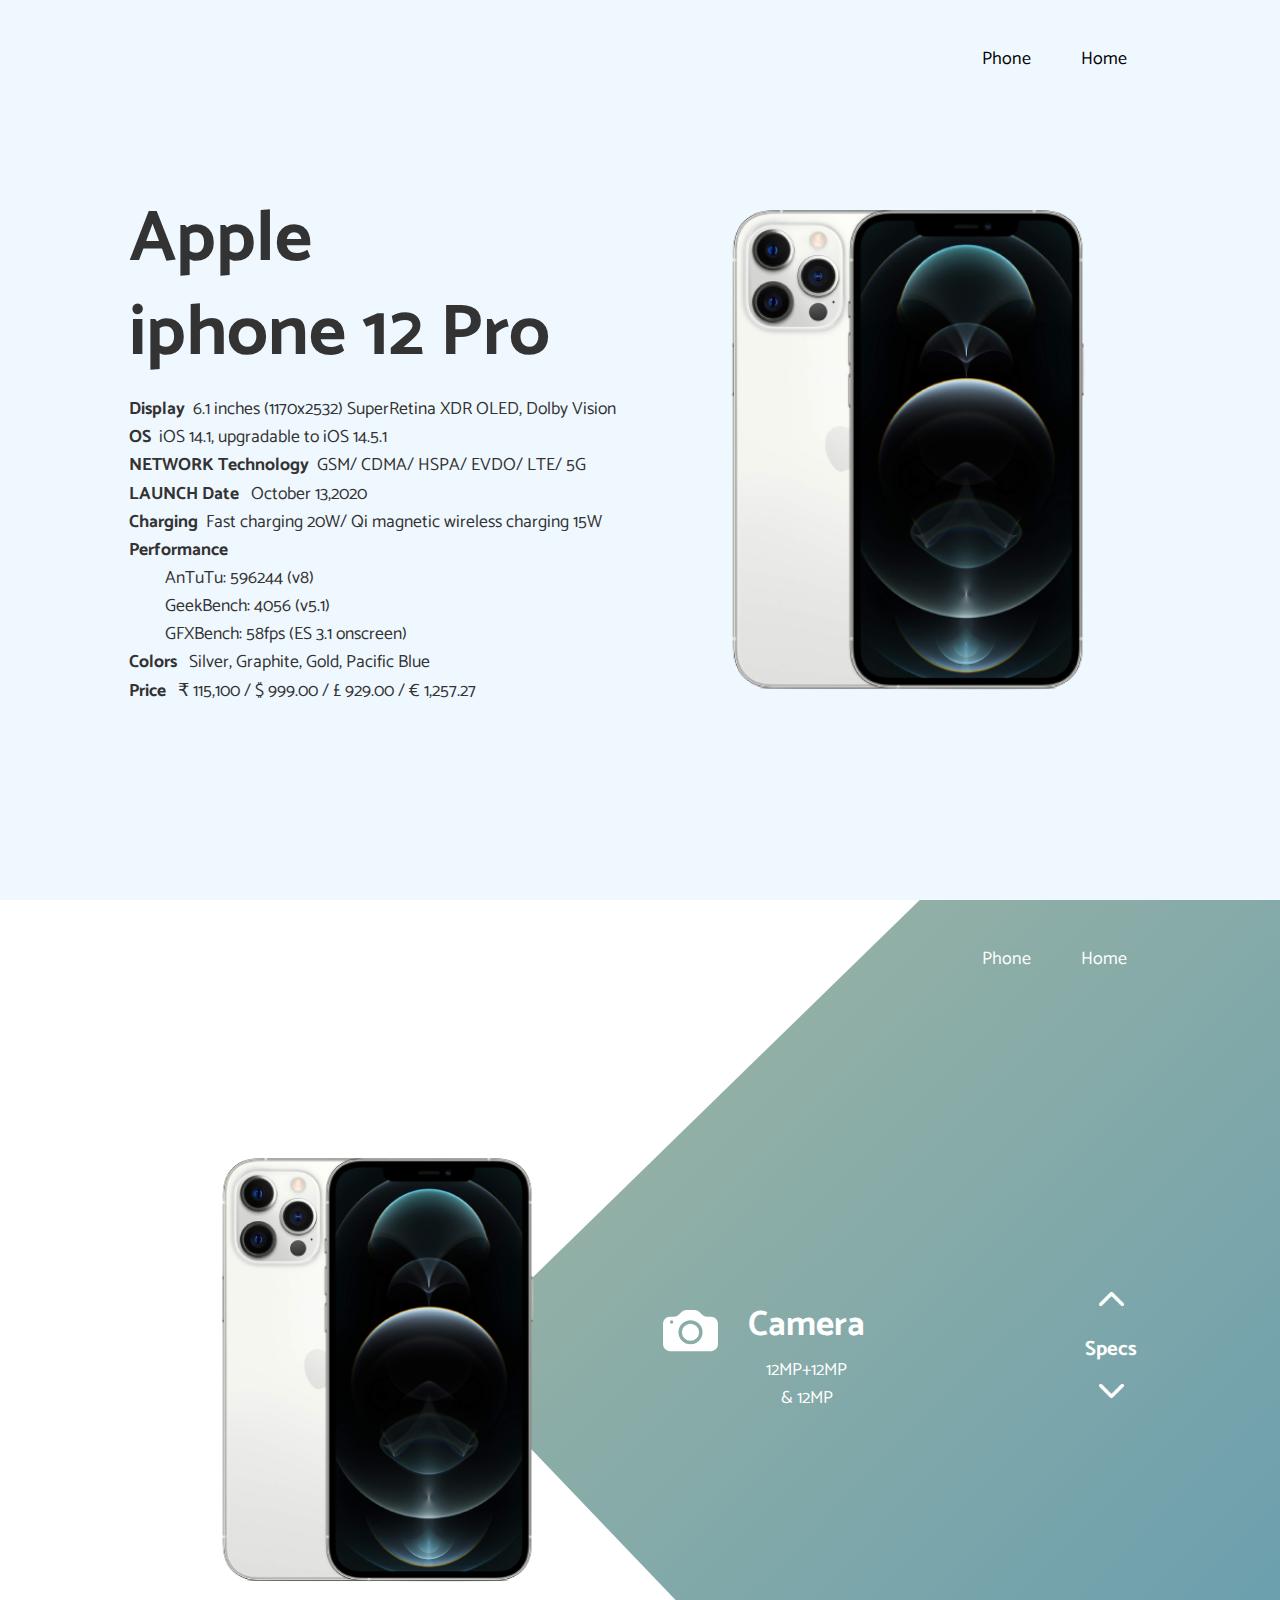
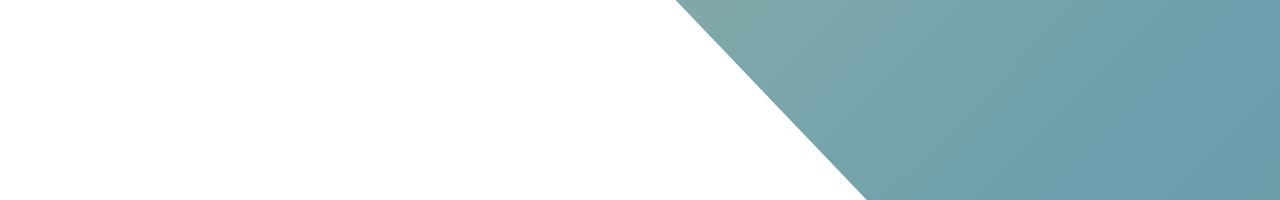
<file: PhoneSpecs/iphone12pro.html>
<!DOCTYPE html>
<html lang="en">
<head>
    <meta charset="UTF-8">
    <meta name="viewport" content="width=device-width, initial-scale=1.0">
    <title>SpecsArena</title>
    <link rel = "icon" href ="images/newlogo.png" type = "image/x-icon">
    <link rel='stylesheet' href='https://cdnjs.cloudflare.com/ajax/libs/font-awesome/5.15.3/css/all.min.css'>
    <link rel="stylesheet" href="iphone12pro.css">
</head>
<body>
    <div class="container_">   
        <nav>
            <div class="logo">
            </div>
            <div class="nav-links">
                <ul>
                  <li > <a href="../homepage.html" style="color: black;">Home</a> </li>
                  <li> <a href="../listPhones.html"  style="color: black;">Phone</a></li>
                </ul>
            </div>
        </nav> 


        <section id="home" class="section-showcase">
          <div class="container">
            <div>
              <h1>Apple<br>iphone 12 Pro</h1>
              <div class="specs" style="margin-top: 3%;">
                <ul>
                  <li class="row">
                    <span class="info_of" style="font-weight:bolder; ">Display</span> &nbsp;<span class="info">6.1 inches (1170x2532) SuperRetina XDR OLED, Dolby Vision</span>
                  </li>
                  <li class="row">
                    <span class="info_of" style="font-weight: bolder;">OS</span> &nbsp;<span class="info">iOS 14.1, upgradable to iOS 14.5.1</span>
                  </li>
                  <li class="row">
            
                    <span class="info_of" style="font-weight: bolder;">NETWORK Technology</span> &nbsp;<span class="info">GSM/ CDMA/ HSPA/ EVDO/ LTE/ 5G</span>
                  </li>
                  <li class="row">
            
                    <span class="info_of" style="font-weight: bolder;">LAUNCH	Date</span> &nbsp;<span class="info"> October 13,2020</span>
                  </li>
                  <li class="row">
                    <span class="info_of" style="font-weight: bolder;">Charging</span> &nbsp;<span class="info">Fast charging 20W/ Qi magnetic wireless charging 15W</span>
                  </li>
                  <li class="row">
                    </i>
                    <span class="info_of" style="font-weight: bolder;">Performance</span> &nbsp;<span class="info">
                        <li>&emsp;&emsp;AnTuTu: 596244 (v8)<li>
                        <li>&emsp;&emsp;GeekBench: 4056 (v5.1)<li>
                        <li>&emsp;&emsp;GFXBench: 58fps (ES 3.1 onscreen)<li>

                    </span>
                  </li>
                  <li class="row">
                    <span class="info_of" style="font-weight: bolder;">Colors</span> &nbsp;<span class="info">	Silver, Graphite, Gold, Pacific Blue</span>
                  </li>
                  <li class="row">
                      <span class="info_of" style="font-weight: bolder;">Price</span> &nbsp;<span class="info">	₹ 115,100 / $ 999.00 / £ 929.00 / € 1,257.27</span>
                    </li>
                </ul>
              </div>
            </div>
            <!-- <img src="https://i.ibb.co/37Y74kv/showcase.jpg" alt="" /> -->
            
            <img src="images/list/12_pro_max rbg.png">
              
          </div>        
      
      </section>



        <!-- _____________________________________________________________________________________________________ -->
        <nav>
          <div class="logo">
          </div>
          <div class="nav-links">
              <ul>
                  <li> <a href="../homepage.html">Home</a> </li>
                  <li> <a href="../listPhones.html">Phone</a></li>
              </ul>
          </div>
      </nav> 
        <section id="main">
        <div class="information">
            <div class="overlay">
            </div>
            <img src="images/list/12_pro_max rbg.png" class="mobile">
            <div id="circle">
                <div class="feature one">
                    <svg xmlns="http://www.w3.org/2000/svg" width="55" height="55" fill="currentColor" class="bi bi-camera-fill" viewBox="0 0 16 16">
                        <path d="M10.5 8.5a2.5 2.5 0 1 1-5 0 2.5 2.5 0 0 1 5 0z"/>
                        <path d="M2 4a2 2 0 0 0-2 2v6a2 2 0 0 0 2 2h12a2 2 0 0 0 2-2V6a2 2 0 0 0-2-2h-1.172a2 2 0 0 1-1.414-.586l-.828-.828A2 2 0 0 0 9.172 2H6.828a2 2 0 0 0-1.414.586l-.828.828A2 2 0 0 1 3.172 4H2zm.5 2a.5.5 0 1 1 0-1 .5.5 0 0 1 0 1zm9 2.5a3.5 3.5 0 1 1-7 0 3.5 3.5 0 0 1 7 0z"/>
                      </svg>
                        <div>
                            <h1>Camera</h1>
                            <p>12MP+12MP<br> & 12MP</p>
                        </div>
                </div>
                <div class="feature two">
                    <svg xmlns="http://www.w3.org/2000/svg" width="55" height="55" fill="currentColor" class="bi bi-lightning-charge-fill" viewBox="0 0 16 16">
                        <path d="M11.251.068a.5.5 0 0 1 .227.58L9.677 6.5H13a.5.5 0 0 1 .364.843l-8 8.5a.5.5 0 0 1-.842-.49L6.323 9.5H3a.5.5 0 0 1-.364-.843l8-8.5a.5.5 0 0 1 .615-.09z"/>
                      </svg>
                    <div>
                        <h1>Processor</h1>
                        <p>A14 Bionic</p>
                    </div>
                </div>
                <div class="feature three">
                    <img src="images/Storage_ram.png">
                    <div>
                        <h1>Memory</h1>
                        <p>128GB/256GB/512GB<br>& 6GB</p>
                    </div>
                </div>
                <div class="feature four">
                    <svg xmlns="http://www.w3.org/2000/svg" width="55" height="55" fill="currentColor" class="bi bi-battery-full" viewBox="0 0 16 16">
                        <path d="M2 6h10v4H2V6z"/>
                        <path d="M2 4a2 2 0 0 0-2 2v4a2 2 0 0 0 2 2h10a2 2 0 0 0 2-2V6a2 2 0 0 0-2-2H2zm10 1a1 1 0 0 1 1 1v4a1 1 0 0 1-1 1H2a1 1 0 0 1-1-1V6a1 1 0 0 1 1-1h10zm4 3a1.5 1.5 0 0 1-1.5 1.5v-3A1.5 1.5 0 0 1 16 8z"/>
                      </svg>
                    <div>
                        <h1>Battery</h1>
                        <p>2185 mAh</p>
                    </div>
                </div>
            </div>
        </div>
        <div class="controls">
            <img src="images/arrow.png" id="upBtn">
            <h3>Specs</h3>
            <img src="images/arrow.png" id="downBtn">
        </div>
        </section>

        <!-- ___________________________________________________________________________________________ -->


        



        <script>
            var circle1 = document.getElementById("circle");
            var upButton = document.getElementById("upBtn");
            var downButton = document.getElementById("downBtn")
            
            var rotateValue = circle1.style.transform;
            var rotateSum;

            upButton.onclick = function(){
                rotateSum = rotateValue + "rotate(-90deg)";
                circle.style.transform = rotateSum;
                rotateValue = rotateSum;
            }

            downButton.onclick = function(){
                rotateSum = rotateValue + "rotate(90deg)";
                circle.style.transform = rotateSum;
                rotateValue = rotateSum;
            }


        </script>
    </div>
</body>
</html>
</file>
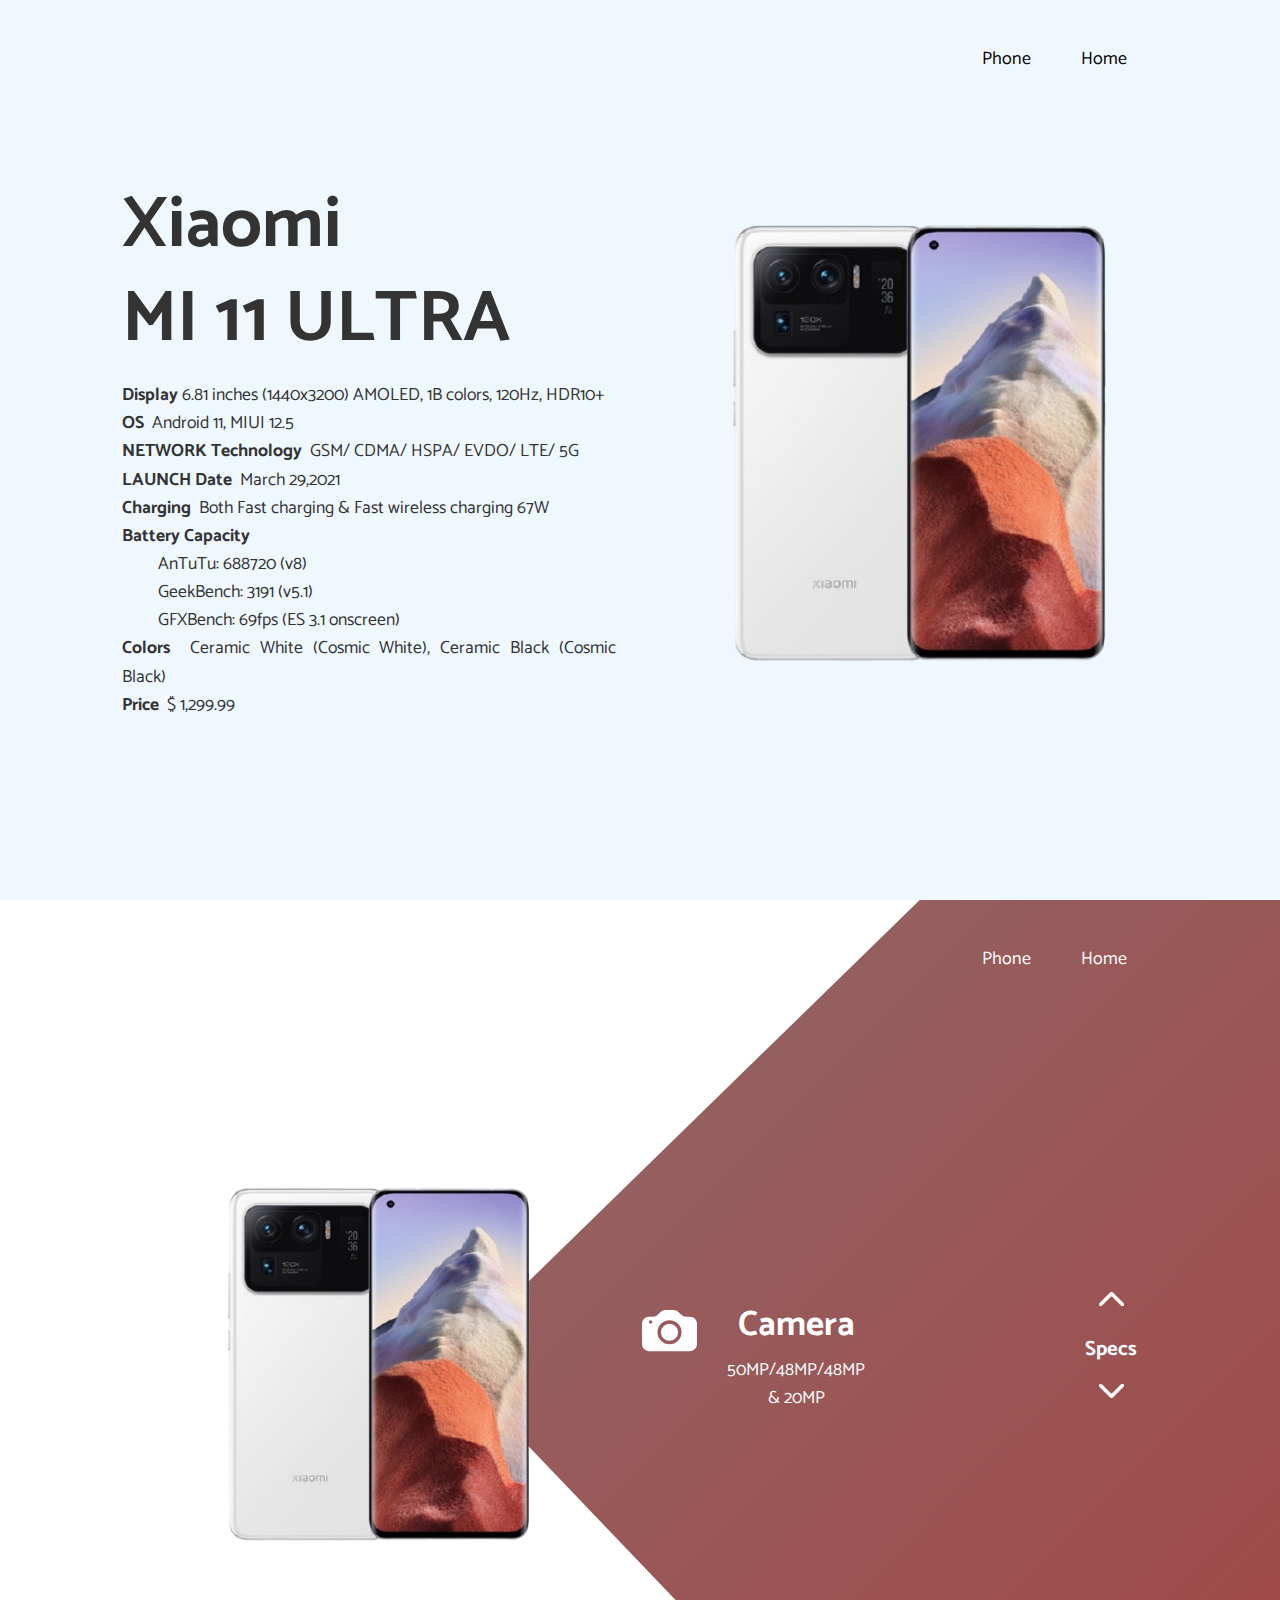
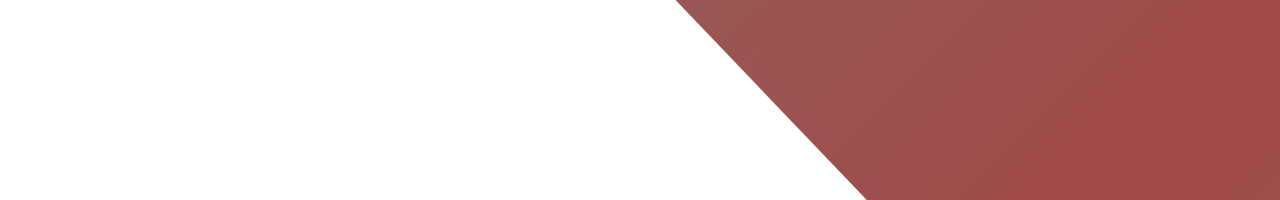
<file: PhoneSpecs/mi11.html>
<!DOCTYPE html>
<html lang="en">
<head>
    <meta charset="UTF-8">
    <meta name="viewport" content="width=device-width, initial-scale=1.0">
    <title>SpecsArena</title>
    <link rel = "icon" href ="images/newlogo.png" type = "image/x-icon">
    <link rel="stylesheet" href="mi11.css">
    <link rel='stylesheet' href='https://cdnjs.cloudflare.com/ajax/libs/font-awesome/5.15.3/css/all.min.css'>
</head>
<body>
    <div class="container_">   

      <nav>
        <div class="logo">
        </div>
        <div class="nav-links">
            <ul>
                <li> <a href="../homepage.html" style="color: black;">Home</a> </li>
                <li> <a href="../listPhones.html" style="color: black;">Phone</a></li>
            </ul>
        </div>
    </nav>

    <section id="home" class="section-showcase">
      <div class="container">
        <div>
          <h1>Xiaomi<br>MI 11 ULTRA</h1>
          <div class="specs" style="margin-top: 3%;">
            <ul>
              <li class="row">
                <span class="info_of" style="font-weight:bolder; ">Display</span>&nbsp;<span class="info">6.81 inches (1440x3200) AMOLED, 1B colors, 120Hz, HDR10+</span>
              </li>
              <li class="row">
                <span class="info_of" style="font-weight: bolder;">OS</span> &nbsp;<span class="info">Android 11, MIUI 12.5</span>
              </li>
              <li class="row">
        
                <span class="info_of" style="font-weight: bolder;">NETWORK Technology</span> &nbsp;<span class="info">GSM/ CDMA/ HSPA/ EVDO/ LTE/ 5G</span>
              </li>
              <li class="row">
        
                <span class="info_of" style="font-weight: bolder;">LAUNCH	Date</span> &nbsp;<span class="info">March 29,2021</span>
              </li>
              <li class="row">
                <span class="info_of" style="font-weight: bolder;">Charging</span> &nbsp;<span class="info">Both Fast charging & Fast wireless charging  67W</span>
              </li>
              <li class="row">
                </i>
                <span class="info_of" style="font-weight: bolder;">Battery Capacity</span> &nbsp;
                <span class="info">
                  <li>&emsp;&emsp;AnTuTu: 688720 (v8)<li>
                  <li>&emsp;&emsp;GeekBench: 3191 (v5.1)<li>
                  <li>&emsp;&emsp;GFXBench: 69fps (ES 3.1 onscreen)<li>
                </span>
              </li>
              <li class="row">
                <span class="info_of" style="font-weight: bolder;">Colors</span> &nbsp;<span class="info">Ceramic White (Cosmic White), Ceramic Black (Cosmic Black)</span>
              </li>
              <li class="row">
                  <span class="info_of" style="font-weight: bolder;">Price</span> &nbsp;<span class="info">$ 1,299.99</span>
                </li>
            </ul>
          </div>
        </div>
        <!-- <img src="https://i.ibb.co/37Y74kv/showcase.jpg" alt="" /> -->
        
        <img src="images/list/mi_11 rbg.png">
          
      </div>
  </section>



<!-- _______________________________________________________________________________________________________________ -->
        <nav>
            <div class="logo">
            </div>
            <div class="nav-links">
                <ul>
                    <li> <a href="../homepage.html">Home</a> </li>
                    <li> <a href="../listPhones.html">Phone</a></li>
                </ul>
            </div>
        </nav>
        <section id="main"> 
        <div class="information">
            <div class="overlay">

            </div>
            <img src="images/list/mi_11 rbg.png" class="mobile">
            <div id="circle">
                <div class="feature one">
                    <svg xmlns="http://www.w3.org/2000/svg" width="55" height="55" fill="currentColor" class="bi bi-camera-fill" viewBox="0 0 16 16">
                        <path d="M10.5 8.5a2.5 2.5 0 1 1-5 0 2.5 2.5 0 0 1 5 0z"/>
                        <path d="M2 4a2 2 0 0 0-2 2v6a2 2 0 0 0 2 2h12a2 2 0 0 0 2-2V6a2 2 0 0 0-2-2h-1.172a2 2 0 0 1-1.414-.586l-.828-.828A2 2 0 0 0 9.172 2H6.828a2 2 0 0 0-1.414.586l-.828.828A2 2 0 0 1 3.172 4H2zm.5 2a.5.5 0 1 1 0-1 .5.5 0 0 1 0 1zm9 2.5a3.5 3.5 0 1 1-7 0 3.5 3.5 0 0 1 7 0z"/>
                      </svg>
                        <div>
                            <h1>Camera</h1>
                            <p>50MP/48MP/48MP <br>& 20MP</p>
                        </div>
                </div>
                <div class="feature two">
                    <svg xmlns="http://www.w3.org/2000/svg" width="55" height="55" fill="currentColor" class="bi bi-lightning-charge-fill" viewBox="0 0 16 16">
                        <path d="M11.251.068a.5.5 0 0 1 .227.58L9.677 6.5H13a.5.5 0 0 1 .364.843l-8 8.5a.5.5 0 0 1-.842-.49L6.323 9.5H3a.5.5 0 0 1-.364-.843l8-8.5a.5.5 0 0 1 .615-.09z"/>
                      </svg>
                    <div>
                        <h1>Processor</h1>
                        <p>Snapdragon 888 5G</p>
                    </div>
                </div>
                <div class="feature three">
                    <img src="images/Storage_ram.png">
                    <div>
                        <h1>Memory</h1>
                        <p>128GB256GB<br>& 8GB/12GB</p>
                    </div>
                </div>
                <div class="feature four">
                    <svg xmlns="http://www.w3.org/2000/svg" width="55" height="55" fill="currentColor" class="bi bi-battery-full" viewBox="0 0 16 16">
                        <path d="M2 6h10v4H2V6z"/>
                        <path d="M2 4a2 2 0 0 0-2 2v4a2 2 0 0 0 2 2h10a2 2 0 0 0 2-2V6a2 2 0 0 0-2-2H2zm10 1a1 1 0 0 1 1 1v4a1 1 0 0 1-1 1H2a1 1 0 0 1-1-1V6a1 1 0 0 1 1-1h10zm4 3a1.5 1.5 0 0 1-1.5 1.5v-3A1.5 1.5 0 0 1 16 8z"/>
                      </svg>
                    <div>
                        <h1>Battery</h1>
                        <p>5000 mAh</p>
                    </div>
                </div>
            </div>
        </div>
        <div class="controls">
            <img src="images/arrow.png" id="upBtn">
            <h3>Specs</h3>
            <img src="images/arrow.png" id="downBtn">
        </section>
<!-- ________________________________________________________________________________________ -->

        


        <script>
            var circle1 = document.getElementById("circle");
            var upButton = document.getElementById("upBtn");
            var downButton = document.getElementById("downBtn")
            
            var rotateValue = circle1.style.transform;
            var rotateSum;

            upButton.onclick = function(){
                rotateSum = rotateValue + "rotate(-90deg)";
                circle.style.transform = rotateSum;
                rotateValue = rotateSum;
            }

            downButton.onclick = function(){
                rotateSum = rotateValue + "rotate(90deg)";
                circle.style.transform = rotateSum;
                rotateValue = rotateSum;
            }


        </script>
    </div>
</body>
</html>
</file>
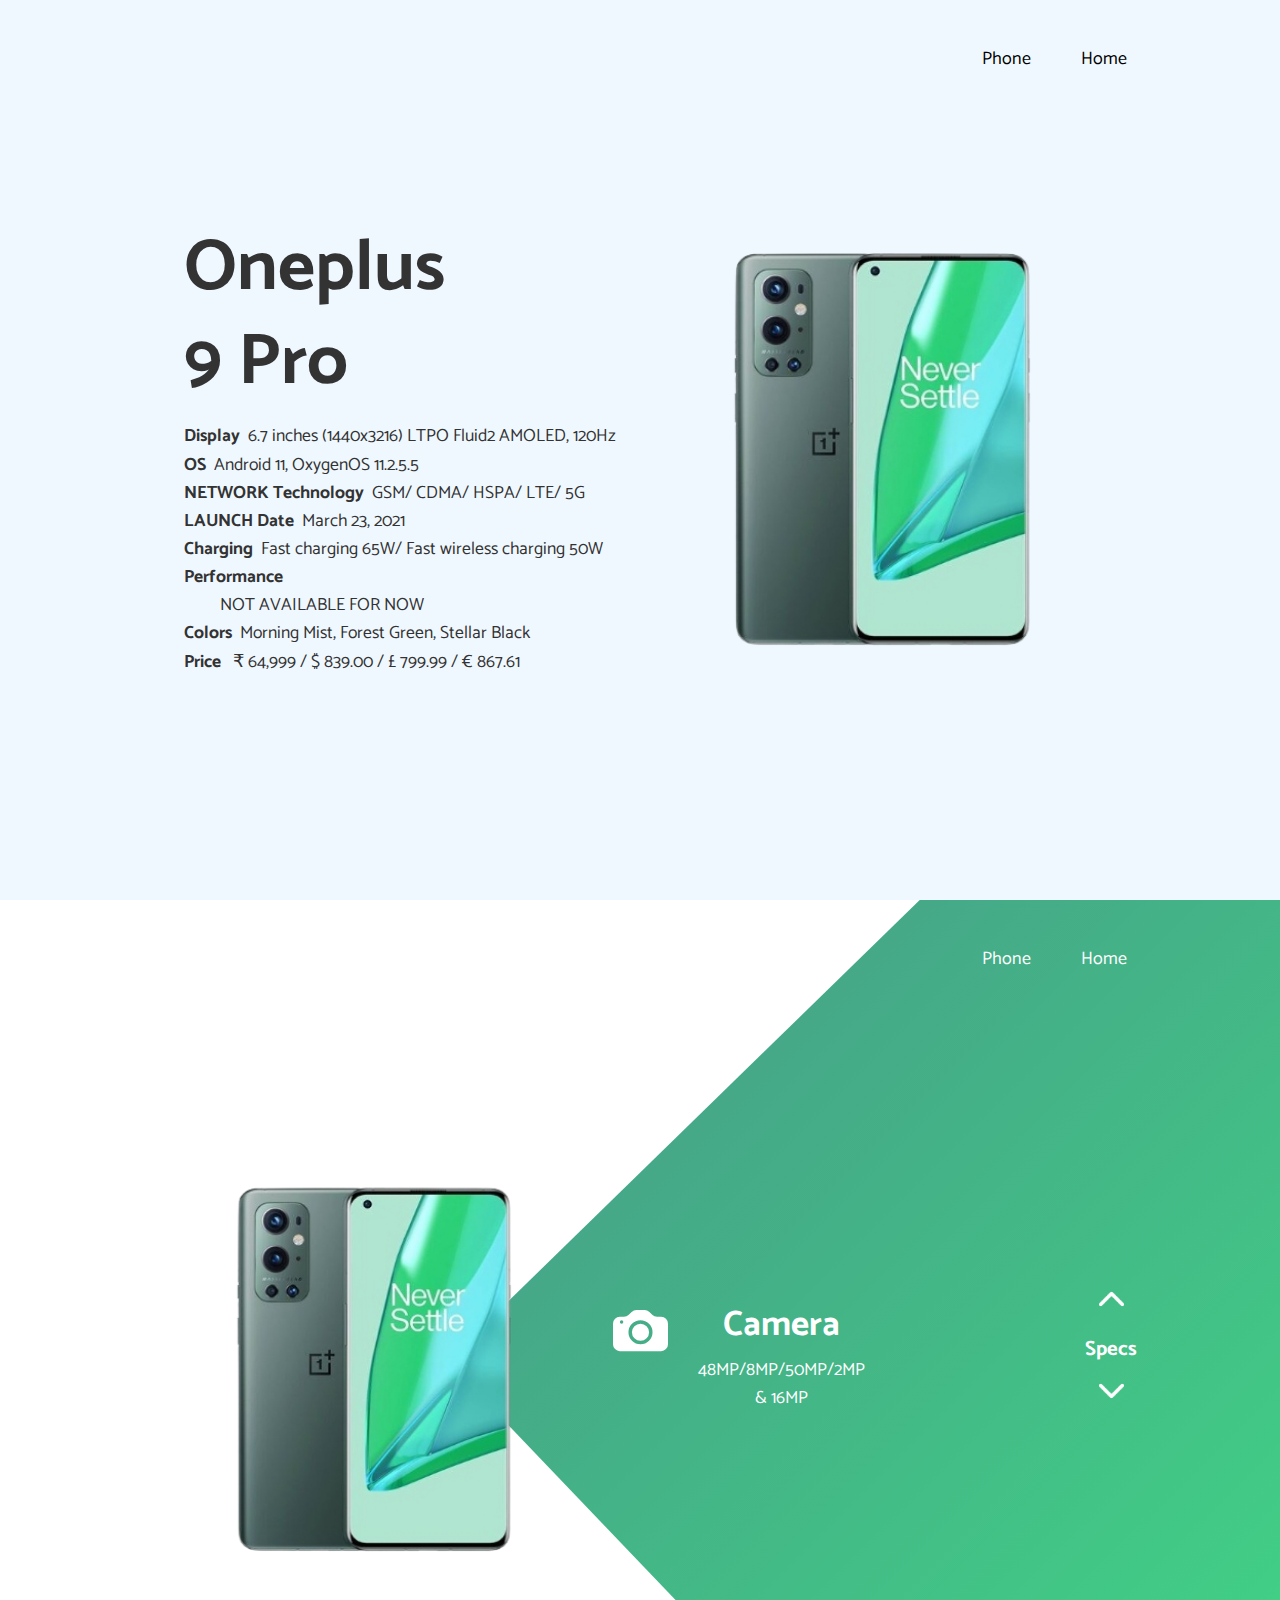
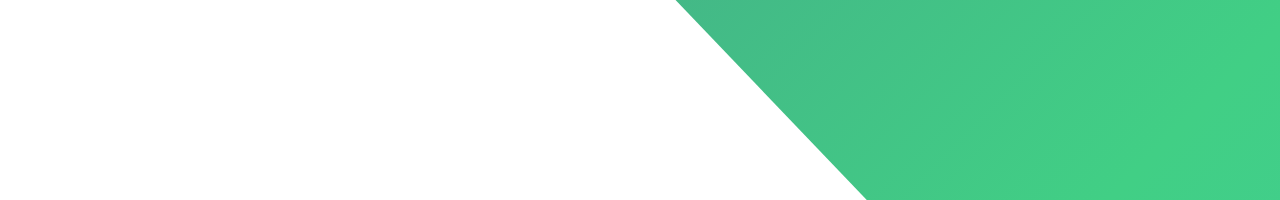
<file: PhoneSpecs/Oneplus9pro.html>
<!DOCTYPE html>
<html lang="en">
<head>
    <meta charset="UTF-8">
    <meta name="viewport" content="width=device-width, initial-scale=1.0">
    <title>SpecsArena</title>
    <link rel='stylesheet' href='https://cdnjs.cloudflare.com/ajax/libs/font-awesome/5.15.3/css/all.min.css'>
    <link rel = "icon" href ="images/newlogo.png" type = "image/x-icon">
    <link rel="stylesheet" href="Oneplus9pro.css">
</head>
<body>
    <div class="container_">  
      
      <nav>
        <div class="logo">
        </div>
        <div class="nav-links">
            <ul>
                <li> <a href="../homepage.html" style="color: black;">Home</a> </li>
                <li> <a href="../listPhones.html" style="color: black;">Phone</a></li>
            </ul>
        </div>
      </nav> 

      <section id="home" class="section-showcase">
        <div class="container">
          <div>
            <h1>Oneplus<br>9 Pro</h1>
            <div class="specs" style="margin-top: 3%;">
              <ul>
                <li class="row">
                  <span class="info_of" style="font-weight:bolder; ">Display</span> &nbsp;<span class="info">6.7 inches (1440x3216) LTPO Fluid2 AMOLED, 120Hz</span>
                </li>
                <li class="row">
                  <span class="info_of" style="font-weight: bolder;">OS</span> &nbsp;<span class="info">Android 11, OxygenOS 11.2.5.5</span>
                </li>
                <li class="row">
          
                  <span class="info_of" style="font-weight: bolder;">NETWORK Technology</span> &nbsp;<span class="info">GSM/ CDMA/ HSPA/ LTE/ 5G</span>
                </li>
                <li class="row">
          
                  <span class="info_of" style="font-weight: bolder;">LAUNCH	Date</span> &nbsp;<span class="info">March 23, 2021</span>
                </li>
                <li class="row">
                  <span class="info_of" style="font-weight: bolder;">Charging</span> &nbsp;<span class="info">Fast charging 65W/ Fast wireless charging 50W</span>
                </li>
                <li class="row">
                  </i>
                  <span class="info_of" style="font-weight: bolder;">Performance</span> &nbsp;
                  <span class="info">
                      <li>&emsp;&emsp;NOT AVAILABLE FOR NOW</li>
                  </span>
                </li>
                <li class="row">
                  <span class="info_of" style="font-weight: bolder;">Colors</span> &nbsp;<span class="info">Morning Mist, Forest Green, Stellar Black</span>
                </li>
                <li class="row">
                    <span class="info_of" style="font-weight: bolder;">Price</span> &nbsp;<span class="info"> 	₹ 64,999 / $ 839.00 / £ 799.99 / € 867.61</span>
                  </li>
              </ul>
            </div>
          </div>
          <!-- <img src="https://i.ibb.co/37Y74kv/showcase.jpg" alt="" /> -->
          
          <img src="images/list/oneplus_9_pro rbg.png">
            
        </div>
      
    </section>


      <!-- ____________________________________________________________________________________________________ -->
        <nav>
            <div class="nav-links">
                <ul>
                    <li> <a href="../homepage.html">Home</a> </li>
                    <li> <a href="../listPhones.html">Phone</a></li>
                </ul>
            </div>
        </nav>
        
    <section id="main">
        <div class="information">
            <div class="overlay">
            </div>
            <img src="images/list/oneplus_9_pro rbg.png" class="mobile">
            <div id="circle">
                <div class="feature one">
                    <svg xmlns="http://www.w3.org/2000/svg" width="55" height="55" fill="currentColor" class="bi bi-camera-fill" viewBox="0 0 16 16">
                        <path d="M10.5 8.5a2.5 2.5 0 1 1-5 0 2.5 2.5 0 0 1 5 0z"/>
                        <path d="M2 4a2 2 0 0 0-2 2v6a2 2 0 0 0 2 2h12a2 2 0 0 0 2-2V6a2 2 0 0 0-2-2h-1.172a2 2 0 0 1-1.414-.586l-.828-.828A2 2 0 0 0 9.172 2H6.828a2 2 0 0 0-1.414.586l-.828.828A2 2 0 0 1 3.172 4H2zm.5 2a.5.5 0 1 1 0-1 .5.5 0 0 1 0 1zm9 2.5a3.5 3.5 0 1 1-7 0 3.5 3.5 0 0 1 7 0z"/>
                      </svg>
                        <div>
                            <h1>Camera</h1>
                            <p>48MP/8MP/50MP/2MP<br> & 16MP</p>
                        </div>
                </div>
                <div class="feature two">
                    <svg xmlns="http://www.w3.org/2000/svg" width="55" height="55" fill="currentColor" class="bi bi-lightning-charge-fill" viewBox="0 0 16 16">
                        <path d="M11.251.068a.5.5 0 0 1 .227.58L9.677 6.5H13a.5.5 0 0 1 .364.843l-8 8.5a.5.5 0 0 1-.842-.49L6.323 9.5H3a.5.5 0 0 1-.364-.843l8-8.5a.5.5 0 0 1 .615-.09z"/>
                      </svg>
                    <div>
                        <h1>Processor</h1>
                        <p>Snapdragon 888 5G</p>
                    </div>
                </div>
                <div class="feature three">
                    <img src="images/Storage_ram.png">
                    <div>
                        <h1>Memory</h1>
                        <p>128GB/256GB<br>& 8GB/12GB </p>
                    </div>
                </div>
                <div class="feature four">
                    <svg xmlns="http://www.w3.org/2000/svg" width="55" height="55" fill="currentColor" class="bi bi-battery-full" viewBox="0 0 16 16">
                        <path d="M2 6h10v4H2V6z"/>
                        <path d="M2 4a2 2 0 0 0-2 2v4a2 2 0 0 0 2 2h10a2 2 0 0 0 2-2V6a2 2 0 0 0-2-2H2zm10 1a1 1 0 0 1 1 1v4a1 1 0 0 1-1 1H2a1 1 0 0 1-1-1V6a1 1 0 0 1 1-1h10zm4 3a1.5 1.5 0 0 1-1.5 1.5v-3A1.5 1.5 0 0 1 16 8z"/>
                      </svg>
                    <div>
                        <h1>Battery</h1>
                        <p>4500 mAh</p>
                    </div>
                </div>
            </div>
        </div>
        <div class="controls">
            <img src="images/arrow.png" id="upBtn">
            <h3>Specs</h3>
            <img src="images/arrow.png" id="downBtn">
        </div>
    </section>

    <!-- ______________________________________________________________________________________ -->


    

        <script>
            var circle1 = document.getElementById("circle");
            var upButton = document.getElementById("upBtn");
            var downButton = document.getElementById("downBtn")
            
            var rotateValue = circle1.style.transform;
            var rotateSum;

            upButton.onclick = function(){
                rotateSum = rotateValue + "rotate(-90deg)";
                circle.style.transform = rotateSum;
                rotateValue = rotateSum;
            }

            downButton.onclick = function(){
                rotateSum = rotateValue + "rotate(90deg)";
                circle.style.transform = rotateSum;
                rotateValue = rotateSum;
            }


        </script>
    </div>
</body>
</html>
</file>
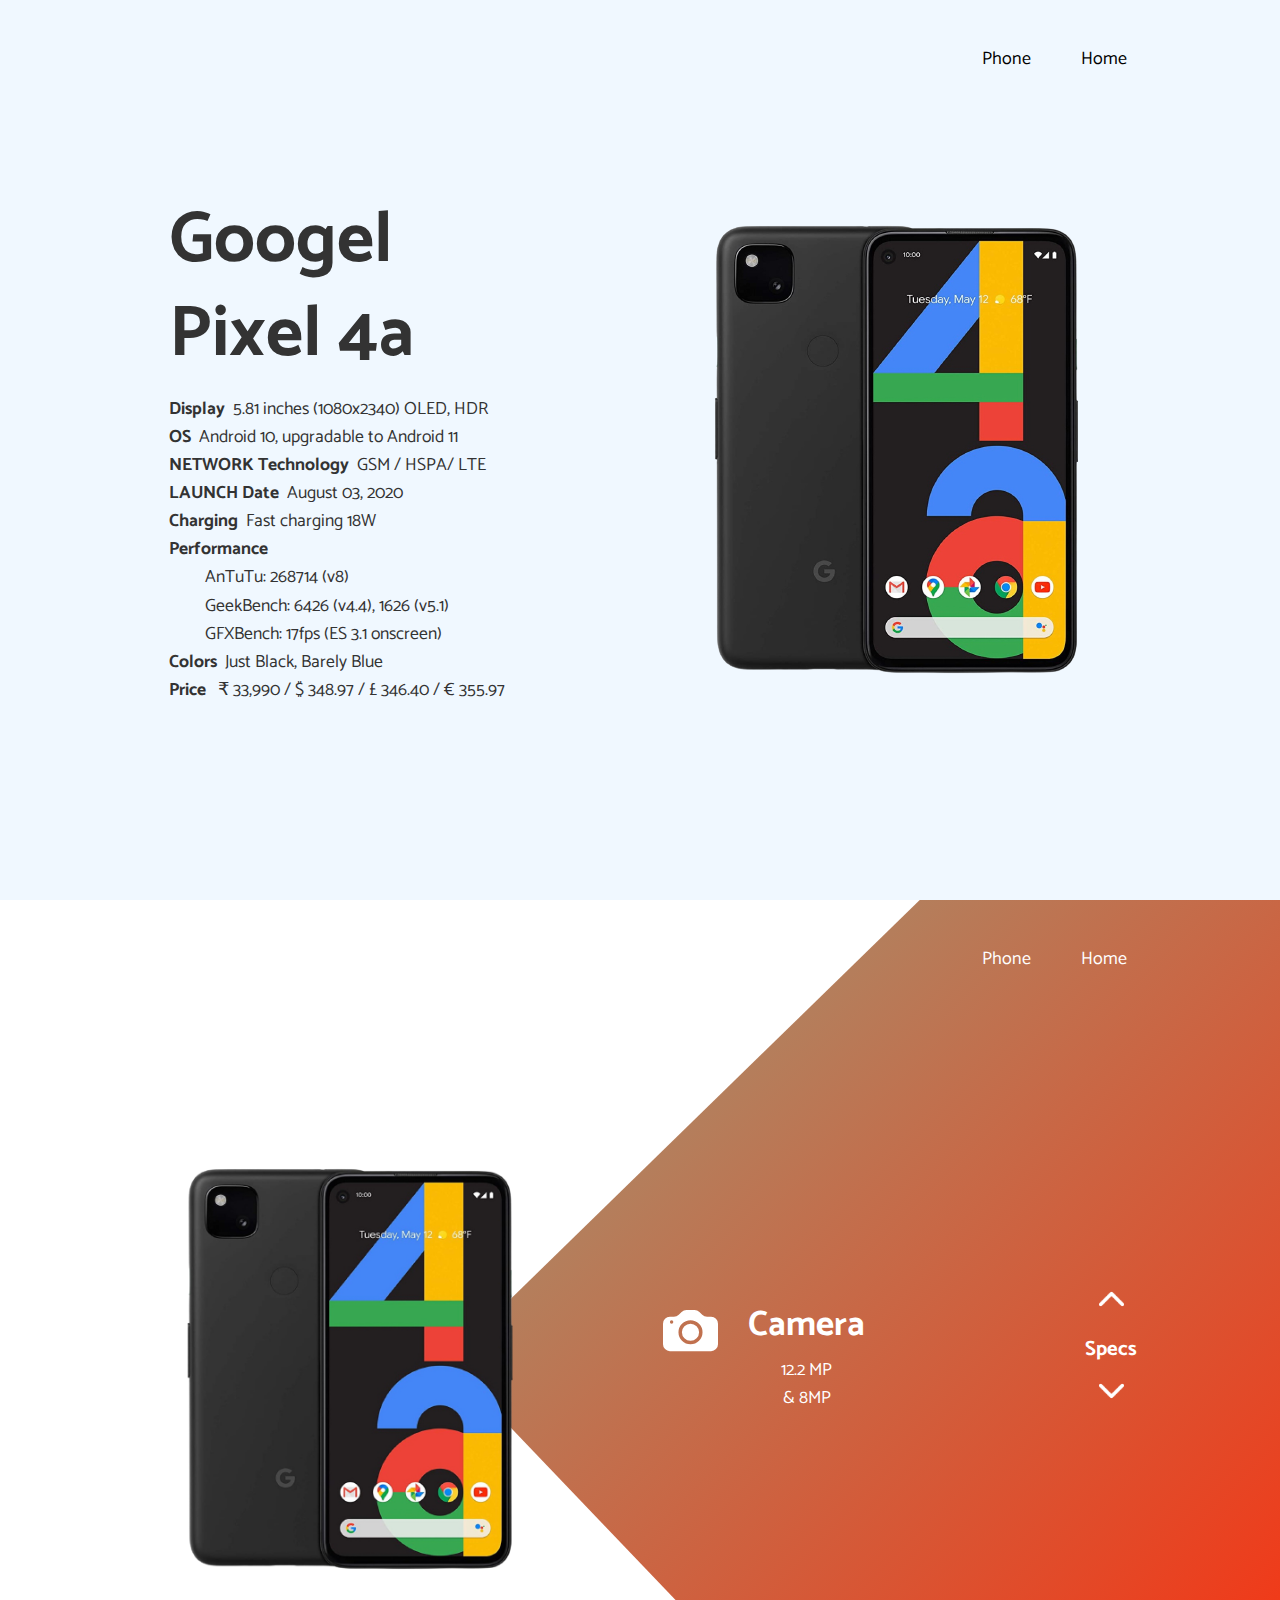
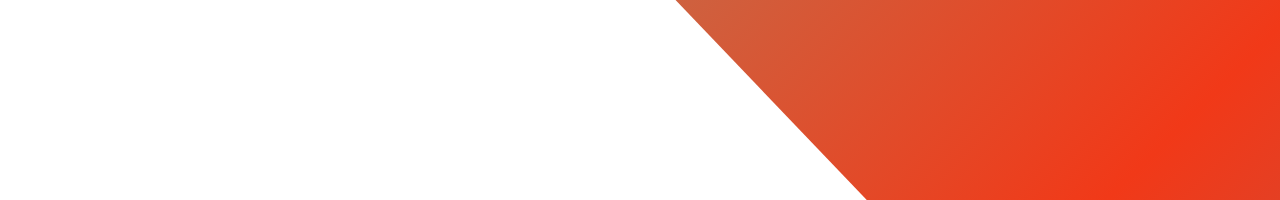
<file: PhoneSpecs/pixel4a.html>
<!DOCTYPE html>
<html lang="en">

<head>
  <meta charset="UTF-8">
  <meta name="viewport" content="width=device-width, initial-scale=1.0">
  <title>SpecsArena</title>
  <link rel="icon" href="images/newlogo.png" type="image/x-icon">
  <link rel='stylesheet' href='https://cdnjs.cloudflare.com/ajax/libs/font-awesome/5.15.3/css/all.min.css'>
  <link rel="stylesheet" href="pixel4a.css">
</head>

<body>
  <div class="container_">


    <nav>
      <div class="logo">
      </div>
      <div class="nav-links">
        <ul>
          <li> <a href="../homepage.html" style="color: black;">Home</a> </li>
          <li> <a href="../listPhones.html" style="color: black;">Phone</a></li>
        </ul>
      </div>
    </nav>


    <section id="home" class="section-showcase">
      <div class="container">
        <div>
          <h1>Googel<br>Pixel 4a</h1>
          <div class="specs" style="margin-top: 3%;">
            <ul>
              <li class="row">
                <span class="info_of" style="font-weight:bolder; ">Display</span> &nbsp;<span class="info">5.81 inches
                  (1080x2340) OLED, HDR</span>
              </li>
              <li class="row">
                <span class="info_of" style="font-weight: bolder;">OS</span> &nbsp;<span class="info">Android 10,
                  upgradable to Android 11</span>
              </li>
              <li class="row">

                <span class="info_of" style="font-weight: bolder;">NETWORK Technology</span> &nbsp;<span
                  class="info">GSM / HSPA/ LTE</span>
              </li>
              <li class="row">

                <span class="info_of" style="font-weight: bolder;">LAUNCH Date</span> &nbsp;<span class="info">August
                  03, 2020</span>
              </li>
              <li class="row">
                <span class="info_of" style="font-weight: bolder;">Charging</span> &nbsp;<span class="info">Fast
                  charging 18W</span>
              </li>
              <li class="row">
                </i>
                <span class="info_of" style="font-weight: bolder;">Performance</span> &nbsp;
                <span class="info">
              <li>&emsp;&emsp;AnTuTu: 268714 (v8)</li>
              <li>&emsp;&emsp;GeekBench: 6426 (v4.4), 1626 (v5.1)</li>
              <li>&emsp;&emsp;GFXBench: 17fps (ES 3.1 onscreen)</li>
              </span>
              </li>
              <li class="row">
                <span class="info_of" style="font-weight: bolder;">Colors</span> &nbsp;<span class="info">Just Black,
                  Barely Blue</span>
              </li>
              <li class="row">
                <span class="info_of" style="font-weight: bolder;">Price</span> &nbsp;<span class="info"> ₹ 33,990 /
                  $ 348.97 / £ 346.40 / € 355.97</span>
              </li>
            </ul>
          </div>
        </div>
        <!-- <img src="https://i.ibb.co/37Y74kv/showcase.jpg" alt="" /> -->

        <img src="images/list/pixel_4a rbg.png">

      </div>
    </section>

    <!-- ___________________________________________________________________________________________________ -->
    <nav>
      <div class="logo">
      </div>
      <div class="nav-links">
        <ul>
          <li> <a href="../homepage.html">Home</a> </li>
          <li> <a href="../listPhones.html">Phone</a></li>
        </ul>
      </div>
    </nav>
    <section id="main">
      <div class="information">
        <div class="overlay">

        </div>
        <img src="images/list/pixel_4a rbg.png" class="mobile">
        <div id="circle">
          <div class="feature one">
            <svg xmlns="http://www.w3.org/2000/svg" width="55" height="55" fill="currentColor" class="bi bi-camera-fill"
              viewBox="0 0 16 16">
              <path d="M10.5 8.5a2.5 2.5 0 1 1-5 0 2.5 2.5 0 0 1 5 0z" />
              <path
                d="M2 4a2 2 0 0 0-2 2v6a2 2 0 0 0 2 2h12a2 2 0 0 0 2-2V6a2 2 0 0 0-2-2h-1.172a2 2 0 0 1-1.414-.586l-.828-.828A2 2 0 0 0 9.172 2H6.828a2 2 0 0 0-1.414.586l-.828.828A2 2 0 0 1 3.172 4H2zm.5 2a.5.5 0 1 1 0-1 .5.5 0 0 1 0 1zm9 2.5a3.5 3.5 0 1 1-7 0 3.5 3.5 0 0 1 7 0z" />
            </svg>
            <div>
              <h1>Camera</h1>
              <p>12.2 MP<br> & 8MP</p>
            </div>
          </div>
          <div class="feature two">
            <svg xmlns="http://www.w3.org/2000/svg" width="55" height="55" fill="currentColor"
              class="bi bi-lightning-charge-fill" viewBox="0 0 16 16">
              <path
                d="M11.251.068a.5.5 0 0 1 .227.58L9.677 6.5H13a.5.5 0 0 1 .364.843l-8 8.5a.5.5 0 0 1-.842-.49L6.323 9.5H3a.5.5 0 0 1-.364-.843l8-8.5a.5.5 0 0 1 .615-.09z" />
            </svg>
            <div>
              <h1>Processor</h1>
              <p>Snapdragon 730G</p>
            </div>
          </div>
          <div class="feature three">
            <img src="images/Storage_ram.png">
            <div>
              <h1>Memory</h1>
              <p>128GB<br> & 6GB</p>
            </div>
          </div>
          <div class="feature four">
            <svg xmlns="http://www.w3.org/2000/svg" width="55" height="55" fill="currentColor"
              class="bi bi-battery-full" viewBox="0 0 16 16">
              <path d="M2 6h10v4H2V6z" />
              <path
                d="M2 4a2 2 0 0 0-2 2v4a2 2 0 0 0 2 2h10a2 2 0 0 0 2-2V6a2 2 0 0 0-2-2H2zm10 1a1 1 0 0 1 1 1v4a1 1 0 0 1-1 1H2a1 1 0 0 1-1-1V6a1 1 0 0 1 1-1h10zm4 3a1.5 1.5 0 0 1-1.5 1.5v-3A1.5 1.5 0 0 1 16 8z" />
            </svg>
            <div>
              <h1>Battery</h1>
              <p>3140 mAh</p>
            </div>
          </div>
        </div>
      </div>
      <div class="controls">
        <img src="images/arrow.png" id="upBtn">
        <h3>Specs</h3>
        <img src="images/arrow.png" id="downBtn">
      </div>
    </section>
    <!-- ________________________________________________________________________________________ -->



    <script>
      var circle1 = document.getElementById("circle");
      var upButton = document.getElementById("upBtn");
      var downButton = document.getElementById("downBtn")

      var rotateValue = circle1.style.transform;
      var rotateSum;

      upButton.onclick = function () {
        rotateSum = rotateValue + "rotate(-90deg)";
        circle.style.transform = rotateSum;
        rotateValue = rotateSum;
      }

      downButton.onclick = function () {
        rotateSum = rotateValue + "rotate(90deg)";
        circle.style.transform = rotateSum;
        rotateValue = rotateSum;
      }


    </script>
  </div>
</body>

</html>
</file>
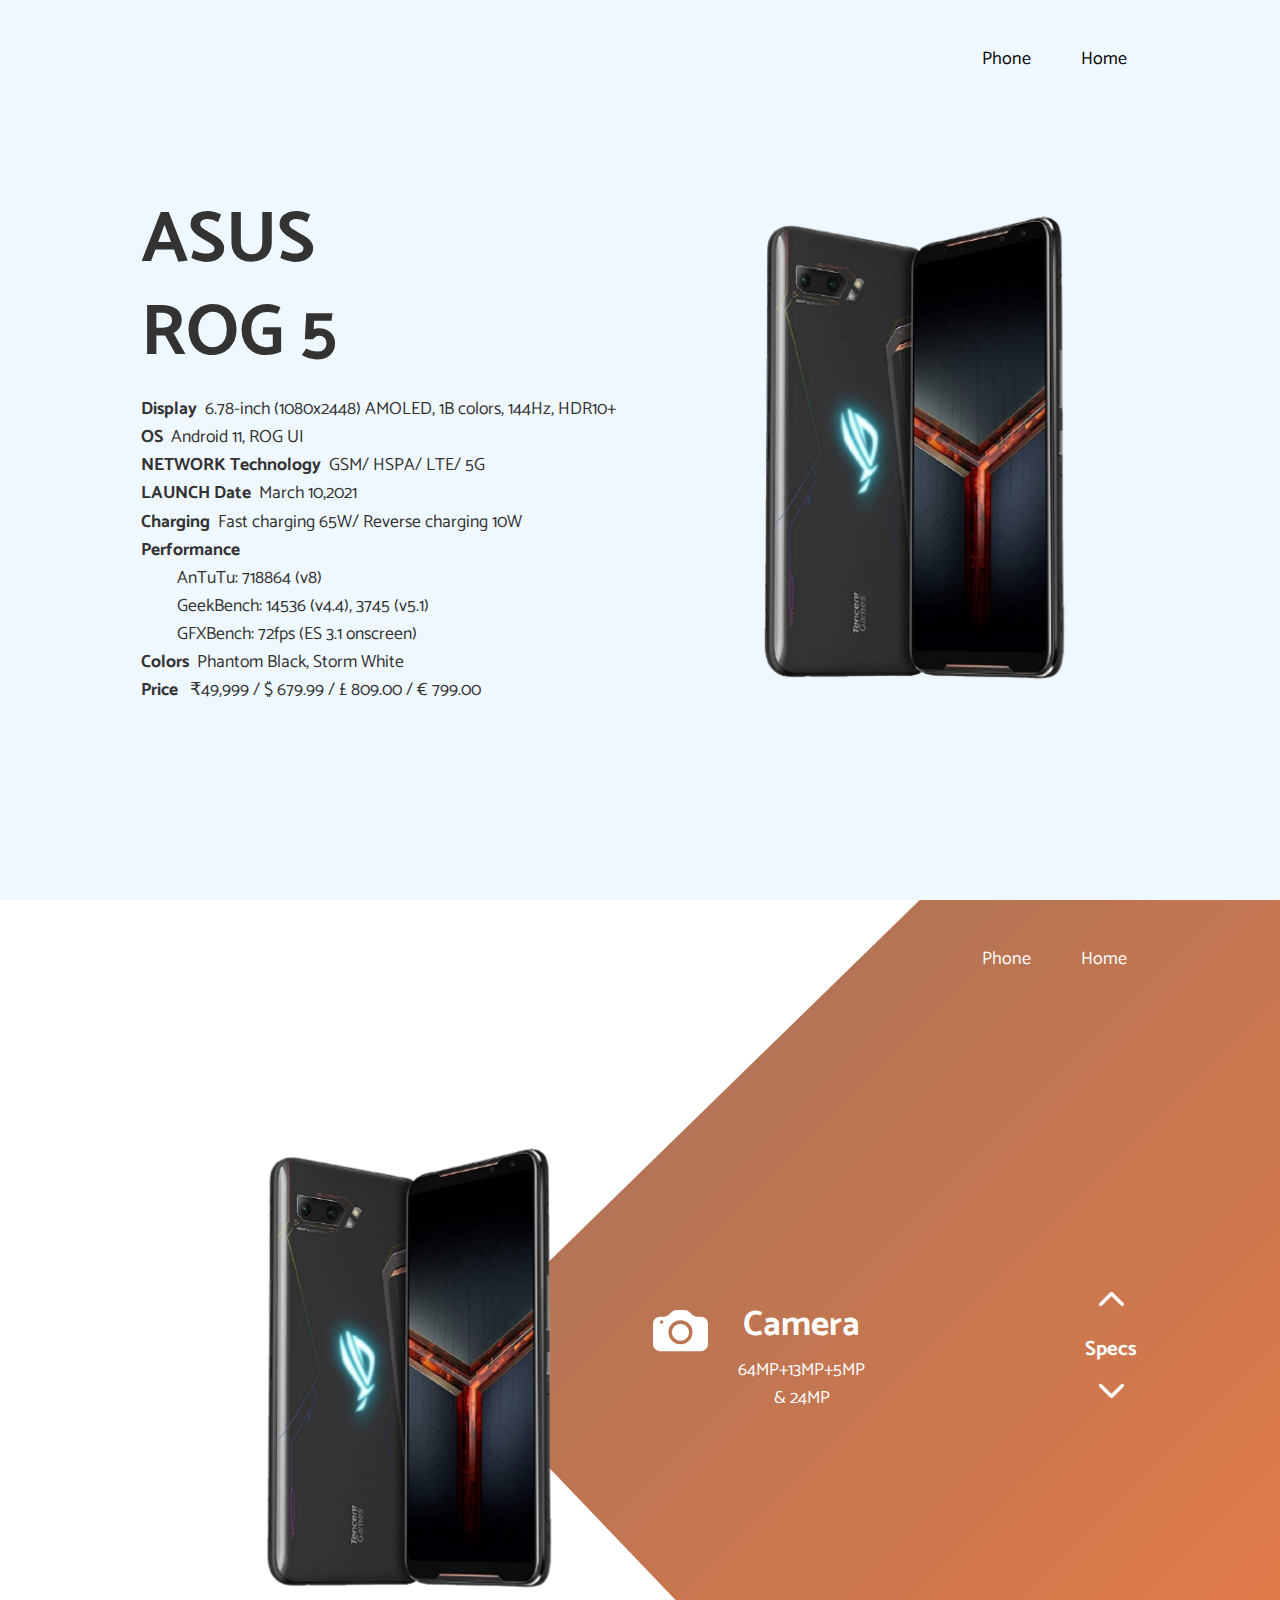
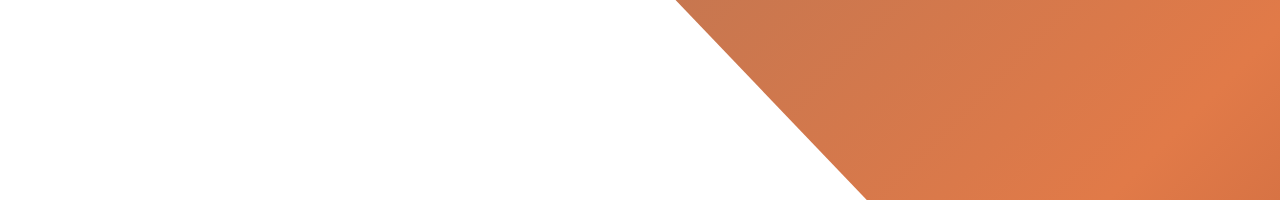
<file: PhoneSpecs/rog5.html>
<!DOCTYPE html>
<html lang="en">

<head>
  <meta charset="UTF-8">
  <meta name="viewport" content="width=device-width, initial-scale=1.0">
  <title>SpecsArena</title>
  <link rel="icon" href="images/newlogo.png" type="image/x-icon">
  <link rel="stylesheet" href="rog5.css">
  <link rel='stylesheet' href='https://cdnjs.cloudflare.com/ajax/libs/font-awesome/5.15.3/css/all.min.css'>
</head>

<body>
  <div class="container_">
    <nav>
      <div class="logo">
      </div>
      <div class="nav-links">
        <ul>
          <li> <a href="../homepage.html" style="color: black;">Home</a> </li>
          <li> <a href="../listPhones.html" style="color: black;">Phone</a></li>
        </ul>
      </div>
    </nav>


    <section id="home" class="section-showcase">
      <div class="container">
        <div>
          <h1>ASUS<br>ROG 5</h1>
          <div class="specs" style="margin-top: 3%;">
            <ul>
              <li class="row">
                <span class="info_of" style="font-weight:bolder; ">Display</span> &nbsp;<span class="info">6.78-inch
                  (1080x2448) AMOLED, 1B colors, 144Hz, HDR10+</span>
              </li>
              <li class="row">
                <span class="info_of" style="font-weight: bolder;">OS</span> &nbsp;<span class="info">Android 11, ROG
                  UI</span>
              </li>
              <li class="row">

                <span class="info_of" style="font-weight: bolder;">NETWORK Technology</span> &nbsp;<span
                  class="info">GSM/ HSPA/ LTE/ 5G</span>
              </li>
              <li class="row">

                <span class="info_of" style="font-weight: bolder;">LAUNCH Date</span> &nbsp;<span class="info">March
                  10,2021</span>
              </li>
              <li class="row">
                <span class="info_of" style="font-weight: bolder;">Charging</span> &nbsp;<span class="info">Fast
                  charging 65W/ Reverse charging 10W </span>
              </li>
              <li class="row">
                </i>
                <span class="info_of" style="font-weight: bolder;">Performance</span> &nbsp;
                <span class="info">
              <li>&emsp;&emsp;AnTuTu: 718864 (v8)
              <li>
              <li>&emsp;&emsp;GeekBench: 14536 (v4.4), 3745 (v5.1)
              <li>
              <li>&emsp;&emsp;GFXBench: 72fps (ES 3.1 onscreen)
              <li>
                </span>
              </li>
              <li class="row">
                <span class="info_of" style="font-weight: bolder;">Colors</span> &nbsp;<span class="info">Phantom Black,
                  Storm White</span>
              </li>
              <li class="row">
                <span class="info_of" style="font-weight: bolder;">Price</span> &nbsp;<span class="info"> ₹49,999 /
                  $ 679.99 / £ 809.00 / € 799.00</span>
              </li>
            </ul>
          </div>
        </div>
        <!-- <img src="https://i.ibb.co/37Y74kv/showcase.jpg" alt="" /> -->

        <img src="images/list/asus_rog_3 rbg.png">

      </div>

    </section>

    <!-- ________________________________________________________________________________________ -->
    <nav>
      <div class="nav-links">
        <ul>
          <li> <a href="../homepage.html">Home</a> </li>
          <li> <a href="../listPhones.html">Phone</a></li>
        </ul>
      </div>
    </nav>

    <section id="main">
      <div class="information">
        <div class="overlay">


        </div>
        <img src="images/list/asus_rog_3 rbg.png" class="mobile">
        <div id="circle">
          <div class="feature one">
            <svg xmlns="http://www.w3.org/2000/svg" width="55" height="55" fill="currentColor" class="bi bi-camera-fill"
              viewBox="0 0 16 16">
              <path d="M10.5 8.5a2.5 2.5 0 1 1-5 0 2.5 2.5 0 0 1 5 0z" />
              <path
                d="M2 4a2 2 0 0 0-2 2v6a2 2 0 0 0 2 2h12a2 2 0 0 0 2-2V6a2 2 0 0 0-2-2h-1.172a2 2 0 0 1-1.414-.586l-.828-.828A2 2 0 0 0 9.172 2H6.828a2 2 0 0 0-1.414.586l-.828.828A2 2 0 0 1 3.172 4H2zm.5 2a.5.5 0 1 1 0-1 .5.5 0 0 1 0 1zm9 2.5a3.5 3.5 0 1 1-7 0 3.5 3.5 0 0 1 7 0z" />
            </svg>
            <div>
              <h1>Camera</h1>
              <p>64MP+13MP+5MP<br> & 24MP</p>
            </div>
          </div>
          <div class="feature two">
            <svg xmlns="http://www.w3.org/2000/svg" width="55" height="55" fill="currentColor"
              class="bi bi-lightning-charge-fill" viewBox="0 0 16 16">
              <path
                d="M11.251.068a.5.5 0 0 1 .227.58L9.677 6.5H13a.5.5 0 0 1 .364.843l-8 8.5a.5.5 0 0 1-.842-.49L6.323 9.5H3a.5.5 0 0 1-.364-.843l8-8.5a.5.5 0 0 1 .615-.09z" />
            </svg>
            <div>
              <h1>Processor</h1>
              <p>Snapdragon 888 5G</p>
            </div>
          </div>
          <div class="feature three">
            <svg xmlns="http://www.w3.org/2000/svg" width="55" height="55" fill="currentColor"
              class="bi bi-battery-full" viewBox="0 0 16 16">
              <path d="M2 6h10v4H2V6z" />
              <path
                d="M2 4a2 2 0 0 0-2 2v4a2 2 0 0 0 2 2h10a2 2 0 0 0 2-2V6a2 2 0 0 0-2-2H2zm10 1a1 1 0 0 1 1 1v4a1 1 0 0 1-1 1H2a1 1 0 0 1-1-1V6a1 1 0 0 1 1-1h10zm4 3a1.5 1.5 0 0 1-1.5 1.5v-3A1.5 1.5 0 0 1 16 8z" />
            </svg>
            <div>
              <h1>Memory</h1>
              <p>128GB/8GB</p>
            </div>
          </div>
          <div class="feature four">
            <img src="images/battery.png">
            <div>
              <h1>Battery</h1>
              <p>6000 mAh</p>
            </div>
          </div>
        </div>
      </div>
      <div class="controls">
        <img src="images/arrow.png" id="upBtn">
        <h3>Specs</h3>
        <img src="images/arrow.png" id="downBtn">
      </div>

    </section>

    </section>
    <!-- ________________________________________________________________________________________ -->



    <script>
      var circle1 = document.getElementById("circle");
      var upButton = document.getElementById("upBtn");
      var downButton = document.getElementById("downBtn")

      var rotateValue = circle1.style.transform;
      var rotateSum;

      upButton.onclick = function () {
        rotateSum = rotateValue + "rotate(-90deg)";
        circle.style.transform = rotateSum;
        rotateValue = rotateSum;
      }

      downButton.onclick = function () {
        rotateSum = rotateValue + "rotate(90deg)";
        circle.style.transform = rotateSum;
        rotateValue = rotateSum;
      }


    </script>
  </div>
</body>

</html>
</file>
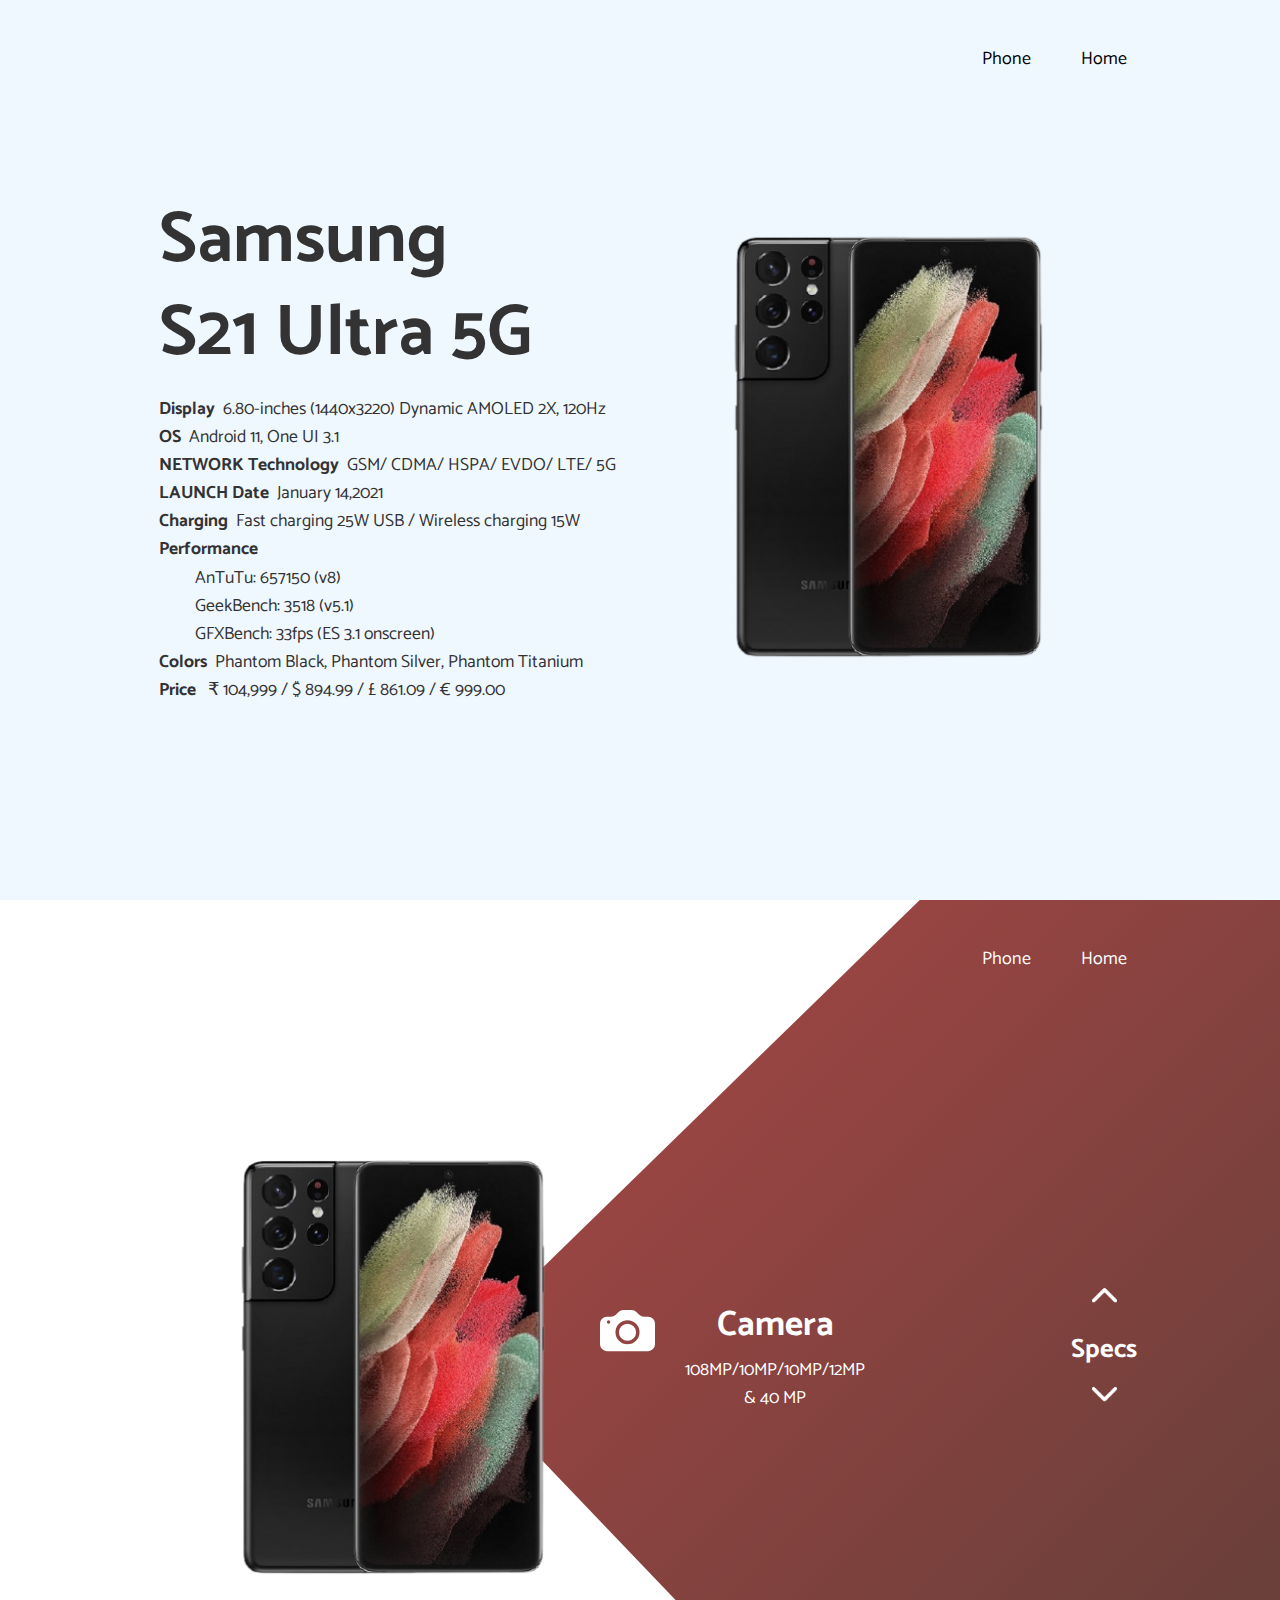
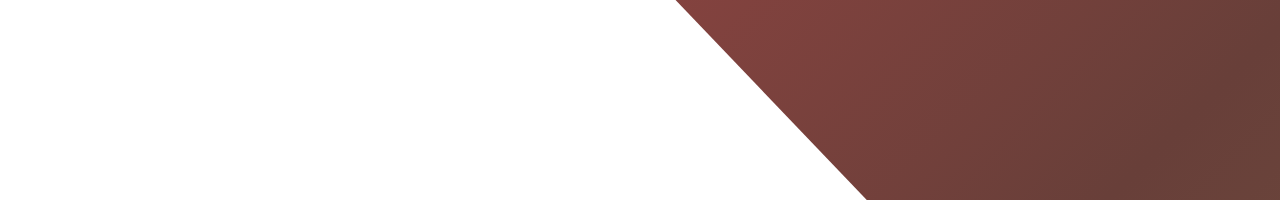
<file: PhoneSpecs/S21.html>
<!DOCTYPE html>
<html lang="en">

<head>
    <meta charset="UTF-8">
    <meta name="viewport" content="width=device-width, initial-scale=1.0">
    <title>SpecsArena</title>
    <link rel="icon" href="images/newlogo.png" type="image/x-icon">
    <link rel="stylesheet" href="S21.css">
    <link rel='stylesheet' href='https://cdnjs.cloudflare.com/ajax/libs/font-awesome/5.15.3/css/all.min.css'>
</head>

<body>
    <div class="container_">
        <nav>
            <div class="logo">
            </div>
            <div class="nav-links">
                <ul>
                    <li> <a href="../homepage.html" style="color: black;">Home</a> </li>
                    <li> <a href="../listPhones.html" style="color: black;">Phone</a></li>
                </ul>
            </div>
        </nav>


        <section id="home" class="section-showcase">
            <div class="container">
                <div>
                    <h1>Samsung<br>S21 Ultra 5G</h1>
                    <div class="specs" style="margin-top: 3%;">
                        <ul>
                            <li class="row">
                                <span class="info_of" style="font-weight:bolder; ">Display</span> &nbsp;<span
                                    class="info">6.80-inches (1440x3220) Dynamic AMOLED 2X, 120Hz</span>
                            </li>
                            <li class="row">
                                <span class="info_of" style="font-weight: bolder;">OS</span> &nbsp;<span
                                    class="info">Android 11, One UI 3.1</span>
                            </li>
                            <li class="row">

                                <span class="info_of" style="font-weight: bolder;">NETWORK Technology</span> &nbsp;<span
                                    class="info">GSM/ CDMA/ HSPA/ EVDO/ LTE/ 5G</span>
                            </li>
                            <li class="row">

                                <span class="info_of" style="font-weight: bolder;">LAUNCH Date</span> &nbsp;<span
                                    class="info">January 14,2021</span>
                            </li>
                            <li class="row">
                                <span class="info_of" style="font-weight: bolder;">Charging</span> &nbsp;<span
                                    class="info">Fast charging 25W USB / Wireless charging 15W </span>
                            </li>
                            <li class="row">
                                </i>
                                <span class="info_of" style="font-weight: bolder;">Performance</span> &nbsp;

                                <span class="info">
                            <li>&emsp;&emsp;AnTuTu: 657150 (v8)
                            <li>
                            <li>&emsp;&emsp;GeekBench: 3518 (v5.1)
                            <li>
                            <li>&emsp;&emsp;GFXBench: 33fps (ES 3.1 onscreen)
                            <li>
                                </span>
                            </li>
                            <li class="row">
                                <span class="info_of" style="font-weight: bolder;">Colors</span> &nbsp;<span
                                    class="info">Phantom Black, Phantom Silver, Phantom Titanium</span>
                            </li>
                            <li class="row">
                                <span class="info_of" style="font-weight: bolder;">Price</span> &nbsp;<span
                                    class="info"> ₹ 104,999 / $ 894.99 / £ 861.09 / € 999.00</span>
                            </li>
                        </ul>
                    </div>
                </div>
                <!-- <img src="https://i.ibb.co/37Y74kv/showcase.jpg" alt="" /> -->

                <img src="images/list/s21_ultra rbg.png">

            </div>

        </section>

        <!-- ________________________________________________________________________________________________________________________________ -->

        <nav>
            <div class="logo">
            </div>
            <div class="nav-links">
                <ul>
                    <li> <a href="../homepage.html">Home</a> </li>
                    <li> <a href="../listPhones.html">Phone</a></li>
                </ul>
            </div>
        </nav>
        <section id="main">
            <div class="information">
                <div class="overlay">


                </div>
                <img src="images/list/s21_ultra rbg.png" class="mobile">
                <div id="circle">
                    <div class="feature one">
                        <svg xmlns="http://www.w3.org/2000/svg" width="55" height="55" fill="currentColor"
                            class="bi bi-camera-fill" viewBox="0 0 16 16">
                            <path d="M10.5 8.5a2.5 2.5 0 1 1-5 0 2.5 2.5 0 0 1 5 0z" />
                            <path
                                d="M2 4a2 2 0 0 0-2 2v6a2 2 0 0 0 2 2h12a2 2 0 0 0 2-2V6a2 2 0 0 0-2-2h-1.172a2 2 0 0 1-1.414-.586l-.828-.828A2 2 0 0 0 9.172 2H6.828a2 2 0 0 0-1.414.586l-.828.828A2 2 0 0 1 3.172 4H2zm.5 2a.5.5 0 1 1 0-1 .5.5 0 0 1 0 1zm9 2.5a3.5 3.5 0 1 1-7 0 3.5 3.5 0 0 1 7 0z" />
                        </svg>
                        <div>
                            <h1>Camera</h1>
                            <p>108MP/10MP/10MP/12MP<br>& 40 MP</p>
                        </div>
                    </div>
                    <div class="feature two">
                        <svg xmlns="http://www.w3.org/2000/svg" width="55" height="55" fill="currentColor"
                            class="bi bi-lightning-charge-fill" viewBox="0 0 16 16">
                            <path
                                d="M11.251.068a.5.5 0 0 1 .227.58L9.677 6.5H13a.5.5 0 0 1 .364.843l-8 8.5a.5.5 0 0 1-.842-.49L6.323 9.5H3a.5.5 0 0 1-.364-.843l8-8.5a.5.5 0 0 1 .615-.09z" />
                        </svg>
                        <div>
                            <h1>Processor</h1>
                            <p>Snapdragon 888 5G</p>
                        </div>
                    </div>
                    <div class="feature three">
                        <img src="images/Storage_ram.png">
                        <div>
                            <h1>Memory</h1>
                            <p>128GB/256GB/512GB<br>12GB/16GB</p>
                        </div>
                    </div>
                    <div class="feature four">
                        <svg xmlns="http://www.w3.org/2000/svg" width="55" height="55" fill="currentColor"
                            class="bi bi-battery-full" viewBox="0 0 16 16">
                            <path d="M2 6h10v4H2V6z" />
                            <path
                                d="M2 4a2 2 0 0 0-2 2v4a2 2 0 0 0 2 2h10a2 2 0 0 0 2-2V6a2 2 0 0 0-2-2H2zm10 1a1 1 0 0 1 1 1v4a1 1 0 0 1-1 1H2a1 1 0 0 1-1-1V6a1 1 0 0 1 1-1h10zm4 3a1.5 1.5 0 0 1-1.5 1.5v-3A1.5 1.5 0 0 1 16 8z" />
                        </svg>
                        <div>
                            <h1>Battery</h1>
                            <p>5000 mAh</p>
                        </div>
                    </div>
                </div>
            </div>
            <div class="controls">
                <img src="images/arrow.png" id="upBtn">
                <h2>Specs </h2>
                <img src="images/arrow.png" id="downBtn">
            </div>

        </section>

        <!-- _______________________________________________________________________________________________________ -->

    </div>
    <script>
        var circle1 = document.getElementById("circle");
        var upButton = document.getElementById("upBtn");
        var downButton = document.getElementById("downBtn")

        var rotateValue = circle1.style.transform;
        var rotateSum;

        upButton.onclick = function () {
            rotateSum = rotateValue + "rotate(-90deg)";
            circle.style.transform = rotateSum;
            rotateValue = rotateSum;
        }

        downButton.onclick = function () {
            rotateSum = rotateValue + "rotate(90deg)";
            circle.style.transform = rotateSum;
            rotateValue = rotateSum;
        }


    </script>
    </div>
</body>

</html>
</file>
<file: PhoneSpecs/iphone12pro.css>
@import url("https://fonts.googleapis.com/css2?family=Catamaran:wght@400;700&display=swap");

*{
    margin: 0;
    padding: 0;
    box-sizing: border-box;
    
}

:root {
  --primary-color: #333;
  --secondary-color: #444;
  --ternary-color: #555;
  --light-color: #ccc;
  --light-secondary-color: #ddd;
  --light-ternary-color: #eee;
  --overlay-color: rgba(0, 0, 0, 0.7);
 
}


body {
    font-family:  "Catamaran",'Poppins', sans-serif;
	background: linear-gradient(-45deg, #cecba2, #5e7464, #6B9FAE, #d1cb98);
	background-size: 400% 400%;
	animation: gradient 2s ease infinite;
    line-height: 1.6;
    color: var(--primary-color);
    font-size: 1.1rem;
    height: 100vh;
    line-height: 1.6;
    height: 100vh;
    line-height: 1.6;
}

@keyframes gradient {
	0% {
		background-position: 0% 50%;
	}
	50% {
		background-position: 100% 50%;
	}
	100% {
		background-position: 0% 50%;
	}
}

section {
    display: flex;
    flex-direction: column;
    align-items: center;
    justify-content: center;
    text-align: center;
    width: 100%;
    height: 100vh;
    scroll-snap-align: center;
  }
  

section#main{
    width: 100%;
    height: 100vh;
    position: relative;
    overflow: hidden;
    background: no-repeat center center/cover;
    
}

nav{
    width: 90%;
    font-size: larger;
    position: absolute;
    margin: 20px 0px;
    z-index: 1;
    display: flex;
    align-items: center;
}

.logo{
    flex-basis: 10%;
}
.logo img{
    width: 73px;
    position: relative;
    left: -28px;
    top: 21px;
}
.nav-links{
    flex:1;
    text-align: right;
    font-size: large;
    color: black;
}
.nav-links ul li{
    list-style:none;
    display:block;
    margin: 25px 25px;
    float: right;
}

.nav-links ul li a{
    color: #fff;
    text-decoration: none;
}
.information{
    width: 1000px;
    height: 1000px;
    position: absolute;
    top: 50%;
    left:-10%;
    transform: translateY(-50%);
}

#circle{
    width: 800px;
    height: 775px;
    position: absolute;
    top: 110px;
    left: 212px;
    border-radius: 50%;
    transform: rotate(0deg);
    transition: 1s;
   
}

.feature img{
    width: 48px;
    height: 67px;
}

.feature{
    position: absolute;
    display: flex;
    color: #fff;
}

.feature div{
    margin-left: 30px;
}

.feature div p{
    margin-top: 8px;

}

.one{
    top: 343px;
    right: 19px;
}
.two{
    top: 88px;
    left: 316px;
    transform: rotate(-90deg);
}

.three{
    bottom: 339px;
    left: 52px;
    height: 12%;
    transform: rotate(-180deg);
}

.four{
    bottom: 88px;
    right: 295px;
    transform: rotate(-270deg);
}

.mobile{
    width: 43%;
    position: absolute;
    top: 52%;
    left: 29%;
    transform: translateY(-50%);
    z-index: 1;
}

.controls{
    position: absolute;
    right: 10%;
    top: 50%;
    text-align: center;
    transform: translateY(-50%);
}

.controls h3{
    margin: 15px;
    color: #fff;
    
}

#upBtn{
    width: 25px;
    cursor: pointer;
}

#downBtn{
    width: 25px;
    cursor: pointer;
    transform: rotate(180deg);
}

.overlay{
    width: 0;
    height: 0;
    border-top: 511px solid #fff;
    border-right: 524px solid transparent;
    border-bottom: 548px solid #fff;
    border-left: 575px solid #fff;
    position: absolute;
    left: 0;
    top: 0;
}

/*________________________________________________________________________*/

section.section-showcase{
    width: 100%;
    height: 100vh;
    position: relative;
    overflow: hidden;
    background-color: aliceblue;
    
}

#sec_slide h1{
    vertical-align: text-top;
}


h1,
h2,
h3,
h4 {
  line-height: 1.3;
  align-self: flex-start;
  vertical-align: middle;
}

a {
  color: var(--secondary-color);
  text-decoration: none;
}

ul {
  list-style: none;
}

img {
  width: 100%;
}

.container {
  max-width: 1100px;
  margin: auto;
  overflow: hidden;
  padding: 0 2rem;
}
/* showcase section */

.section-showcase {
  margin: 0rem 0rem;
}

.section-showcase .container {
  display: grid;
  grid-template-columns: 1fr 1fr;
  gap: 3rem;
  align-items: center;
  justify-content: center;
  text-align: justify;
  vertical-align: middle;
}

.section-showcase h1 {
  font-size: 4.5rem;
  color: var(--primary-color);
  text-align: justify;
  vertical-align: middle;
}

/* large text section */



/* gallery */
@media (max-width: 768px) {
  .section-showcase .container {
    grid-template-columns: 1fr;
    text-align:justify;
  }
  .section-showcase .container div:first-child {
    order: 2;
  }

  .section-showcase h1 {
    font-size: 3rem;
    text-align:justify;
    vertical-align: middle;
  }

  .section-showcase img {
    width: 80%;
    margin: auto;
  }
}
</file>
<file: PhoneSpecs/mi11.css>
@import url("https://fonts.googleapis.com/css2?family=Catamaran:wght@400;700&display=swap");

*{
    margin: 0;
    padding: 0;
    box-sizing: border-box;
    
}

:root {
  --primary-color: #333;
  --secondary-color: #444;
  --ternary-color: #555;
  --light-color: #ccc;
  --light-secondary-color: #ddd;
  --light-ternary-color: #eee;
  --overlay-color: rgba(0, 0, 0, 0.7);
 
}
body {
    font-family:  "Catamaran",'Poppins', sans-serif;
	background: linear-gradient(-45deg, #561A1A, #838084, #A04A49,  #838084);
	background-size: 400% 400%;
	animation: gradient 3s ease infinite;
    line-height: 1.6;
    color: var(--primary-color);
    font-size: 1.1rem;
    height: 100vh;
    line-height: 1.6;
    height: 100vh;
    line-height: 1.6;
}

@keyframes gradient {
	0% {
		background-position: 0% 50%;
	}
	50% {
		background-position: 100% 50%;
	}
	100% {
		background-position: 0% 50%;
	}
}

section {
    display: flex;
    flex-direction: column;
    align-items: center;
    justify-content: center;
    text-align: center;
    width: 100%;
    height: 100vh;
    scroll-snap-align: center;
  }
  

section#main{
    width: 100%;
    height: 100vh;
    position: relative;
    overflow: hidden;
    background: no-repeat center center/cover;
    
}


nav{
    width: 90%;
    font-size: larger;
    position: absolute;
    margin: 20px 0px;
    z-index: 1;
    display: flex;
    align-items: center;
}

.logo{
    flex-basis: 10%;
}
.logo img{
    width: 73px;
    position: relative;
    left: -28px;
    top: 21px;
}
.nav-links{
    flex:1;
    text-align: right;
    font-size: large;
    color: black;
}
.nav-links ul li{
    list-style:none;
    display:block;
    margin: 25px 25px;
    float: right;
}

.nav-links ul li a{
    color: #fff;
    text-decoration: none;
}
.information{
    width: 1000px;
    height: 1000px;
    position: absolute;
    top: 50%;
    left:-10%;
    transform: translateY(-50%);
}

#circle{
    width: 800px;
    height: 775px;
    position: absolute;
    top: 110px;
    left: 212px;
    border-radius: 50%;
    transform: rotate(0deg);
    transition: 1s;
   
}

.feature img{
    width: 48px;
    height: 67px;
}

.feature{
    position: absolute;
    display: flex;
    color: #fff;
}

.feature div{
    margin-left: 30px;
}

.feature div p{
    margin-top: 8px;

}

.one{
    top: 343px;
    right: 19px;
}
.two{
    top: 88px;
    left: 316px;
    transform: rotate(-90deg);
}

.three{
    bottom: 339px;
    left: 52px;
    height: 12%;
    transform: rotate(-180deg);
}

.four{
    bottom: 88px;
    right: 295px;
    transform: rotate(-270deg);
}

.mobile{
    width: 40%;
    position: absolute;
    top: 52%;
    left: 30%;
    transform: translateY(-50%);
    z-index: 1;
}

.controls{
    position: absolute;
    right: 10%;
    top: 50%;
    text-align: center;
    transform: translateY(-50%);
}

.controls h3{
    margin: 15px;
    color: #fff;
    
}

#upBtn{
    width: 25px;
    cursor: pointer;
}

#downBtn{
    width: 25px;
    cursor: pointer;
    transform: rotate(180deg);
}

.overlay{
    width: 0;
    height: 0;
    border-top: 511px solid #fff;
    border-right: 524px solid transparent;
    border-bottom: 548px solid #fff;
    border-left: 575px solid #fff;
    position: absolute;
    left: 0;
    top: 0;
}



/*________________________________________________________________________________________________*/

section.section-showcase{
    width: 100%;
    height: 100vh;
    position: relative;
    overflow: hidden;
    background-color: aliceblue;
    
}

#sec_slide h1{
    vertical-align: text-top;
}


h1,
h2,
h3,
h4 {
  line-height: 1.3;
  align-self: flex-start;
  vertical-align: middle;
}

a {
  color: var(--secondary-color);
  text-decoration: none;
}

ul {
  list-style: none;
}

img {
  width: 100%;
}

.container {
  max-width: 1100px;
  margin: auto;
  overflow: hidden;
  padding: 0 2rem;
}
/* showcase section */

.section-showcase {
  margin: 0rem 0rem;
}

.section-showcase .container {
  display: grid;
  grid-template-columns: 1fr 1fr;
  gap: 3rem;
  align-items: center;
  justify-content: center;
  text-align: justify;
  vertical-align: middle;
}

.section-showcase h1 {
  font-size: 4.5rem;
  color: var(--primary-color);
  text-align: justify;
  vertical-align: middle;
}

/* large text section */



/* gallery */
@media (max-width: 768px) {
  .section-showcase .container {
    grid-template-columns: 1fr;
    text-align:justify;
  }
  .section-showcase .container div:first-child {
    order: 2;
  }

  .section-showcase h1 {
    font-size: 3rem;
    text-align:justify;
    vertical-align: middle;
  }

  .section-showcase img {
    width: 80%;
    margin: auto;
  }
}
</file>
<file: PhoneSpecs/Oneplus9pro.css>
@import url("https://fonts.googleapis.com/css2?family=Catamaran:wght@400;700&display=swap");

*{
    margin: 0;
    padding: 0;
    box-sizing: border-box;
    
}

:root {
  --primary-color: #333;
  --secondary-color: #444;
  --ternary-color: #555;
  --light-color: #ccc;
  --light-secondary-color: #ddd;
  --light-ternary-color: #eee;
  --overlay-color: rgba(0, 0, 0, 0.7);
 
}

body {
    font-family:  "Catamaran",'Poppins', sans-serif;
	background: linear-gradient(-45deg, #329580, #47C3CB, #41CF85,  #4C688D);
	background-size: 400% 400%;
	animation: gradient 3s ease infinite;
    line-height: 1.6;
    color: var(--primary-color);
    font-size: 1.1rem;
    height: 100vh;
    line-height: 1.6;
    height: 100vh;
    line-height: 1.6;
}

@keyframes gradient {
	0% {
		background-position: 0% 50%;
	}
	50% {
		background-position: 100% 50%;
	}
	100% {
		background-position: 0% 50%;
	}
}

section {
    display: flex;
    flex-direction: column;
    align-items: center;
    justify-content: center;
    text-align: center;
    width: 100%;
    height: 100vh;
    scroll-snap-align: center;
  }
  

section#main{
    width: 100%;
    height: 100vh;
    position: relative;
    overflow: hidden;
    background: no-repeat center center/cover;
    
}


nav{
    width: 90%;
    font-size: larger;
    position: absolute;
    margin: 20px 0px;
    z-index: 1;
    display: flex;
    align-items: center;
}

.logo{
    flex-basis: 10%;
}
.logo img{
    width: 73px;
    position: relative;
    left: -28px;
    top: 21px;
}
.nav-links{
    flex:1;
    text-align: right;
    font-size: large;
    color: black;
}
.nav-links ul li{
    list-style:none;
    display:block;
    margin: 25px 25px;
    float: right;
}

.nav-links ul li a{
    color: #fff;
    text-decoration: none;
}
.information{
    width: 1000px;
    height: 1000px;
    position: absolute;
    top: 50%;
    left:-10%;
    transform: translateY(-50%);
}

#circle{
    width: 800px;
    height: 775px;
    position: absolute;
    top: 110px;
    left: 212px;
    border-radius: 50%;
    transform: rotate(0deg);
    transition: 1s;
   
}

.feature img{
    width: 48px;
    height: 67px;
}

.feature{
    position: absolute;
    display: flex;
    color: #fff;
}

.feature div{
    margin-left: 30px;
}

.feature div p{
    margin-top: 8px;

}

.one{
    top: 343px;
    right: 19px;
}
.two{
    top: 88px;
    left: 316px;
    transform: rotate(-90deg);
}

.three{
    bottom: 339px;
    left: 52px;
    height: 12%;
    transform: rotate(-180deg);
}

.four{
    bottom: 88px;
    right: 295px;
    transform: rotate(-270deg);
}

.mobile{
    width: 40% ;
    position: absolute;
    top: 52%;
    left: 30%;
    transform: translateY(-50%);
    z-index: 1;
}

.controls{
    position: absolute;
    right: 10%;
    top: 50%;
    text-align: center;
    transform: translateY(-50%);
}

.controls h3{
    margin: 15px;
    color: #fff;
    
}

#upBtn{
    width: 25px;
    cursor: pointer;
}

#downBtn{
    width: 25px;
    cursor: pointer;
    transform: rotate(180deg);
}

.overlay{
    width: 0;
    height: 0;
    border-top: 511px solid #fff;
    border-right: 524px solid transparent;
    border-bottom: 548px solid #fff;
    border-left: 575px solid #fff;
    position: absolute;
    left: 0;
    top: 0;
}



/*_________________________________________________________________________*/


section.section-showcase{
    width: 100%;
    height: 100vh;
    position: relative;
    overflow: hidden;
    background-color: aliceblue;
    
}

#sec_slide h1{
    vertical-align: text-top;
}


h1,
h2,
h3,
h4 {
  line-height: 1.3;
  align-self: flex-start;
  vertical-align: middle;
}

a {
  color: var(--secondary-color);
  text-decoration: none;
}

ul {
  list-style: none;
}

img {
  width: 100%;
}

.container {
  max-width: 1100px;
  margin: auto;
  overflow: hidden;
  padding: 0 2rem;
}
/* showcase section */

.section-showcase {
  margin: 0rem 0rem;
}

.section-showcase .container {
  display: grid;
  grid-template-columns: 1fr 1fr;
  gap: 3rem;
  align-items: center;
  justify-content: center;
  text-align: justify;
  vertical-align: middle;
}

.section-showcase h1 {
  font-size: 4.5rem;
  color: var(--primary-color);
  text-align: justify;
  vertical-align: middle;
}

/* large text section */



/* gallery */
@media (max-width: 768px) {
  .section-showcase .container {
    grid-template-columns: 1fr;
    text-align:justify;
  }
  .section-showcase .container div:first-child {
    order: 2;
  }

  .section-showcase h1 {
    font-size: 3rem;
    text-align:justify;
    vertical-align: middle;
  }

  .section-showcase img {
    width: 80%;
    margin: auto;
  }
}
</file>
<file: PhoneSpecs/pixel4a.css>
@import url("https://fonts.googleapis.com/css2?family=Catamaran:wght@400;700&display=swap");

*{
    margin: 0;
    padding: 0;
    box-sizing: border-box;
    
}

:root {
  --primary-color: #333;
  --secondary-color: #444;
  --ternary-color: #555;
  --light-color: #ccc;
  --light-secondary-color: #ddd;
  --light-ternary-color: #eee;
  --overlay-color: rgba(0, 0, 0, 0.7);
 
}



body {
    font-family:  "Catamaran",'Poppins', sans-serif;
	background: linear-gradient(-45deg,#ff0000,#23a6d5, #f13918 , #50f1cc);
	background-size: 400% 400%;
	animation: gradient 3s ease infinite;
    line-height: 1.6;
    color: var(--primary-color);
    font-size: 1.1rem;
    height: 100vh;
    line-height: 1.6;
    height: 100vh;
    line-height: 1.6;
}

@keyframes gradient {
	0% {
		background-position: 0% 50%;
	}
	50% {
		background-position: 100% 50%;
	}
	100% {
		background-position: 0% 50%;
	}
}


section {
    display: flex;
    flex-direction: column;
    align-items: center;
    justify-content: center;
    text-align: center;
    width: 100%;
    height: 100vh;
    scroll-snap-align: center;
  }
  

section#main{
    width: 100%;
    height: 100vh;
    position: relative;
    overflow: hidden;
    background: no-repeat center center/cover;
    
}


nav{
    width: 90%;
    font-size: larger;
    position: absolute;
    margin: 20px 0px;
    z-index: 1;
    display: flex;
    align-items: center;
}



.logo{
    flex-basis: 10%;
}
.logo img{
    width: 73px;
    position: relative;
    left: -28px;
    top: 21px;
}
.nav-links{
    flex:1;
    text-align: right;
    font-size: large;
    color: black;
}
.nav-links ul li{
    list-style:none;
    display:block;
    margin: 25px 25px;
    float: right;
}

.nav-links ul li a{
    color: #fff;
    text-decoration: none;
}
.information{
    width: 1000px;
    height: 1000px;
    position: absolute;
    top: 50%;
    left:-10%;
    transform: translateY(-50%);
}

#circle{
    width: 800px;
    height: 775px;
    position: absolute;
    top: 110px;
    left: 212px;
    border-radius: 50%;
    transform: rotate(0deg);
    transition: 1s;
   
}

.feature img{
    width: 48px;
    height: 67px;
}

.feature{
    position: absolute;
    display: flex;
    color: #fff;
}

.feature div{
    margin-left: 30px;
}

.feature div p{
    margin-top: 8px;

}

.one{
    top: 343px;
    right: 19px;
}
.two{
    top: 88px;
    left: 316px;
    transform: rotate(-90deg);
}

.three{
    bottom: 339px;
    left: 52px;
    height: 12%;
    transform: rotate(-180deg);
}

.four{
    bottom: 88px;
    right: 295px;
    transform: rotate(-270deg);
}

.mobile{
    width: 40%;
    position: absolute;
    top: 52%;
    left: 27%;
    transform: translateY(-50%);
    z-index: 1;
}

.controls{
    position: absolute;
    right: 10%;
    top: 50%;
    text-align: center;
    transform: translateY(-50%);
}

.controls h3{
    margin: 15px;
    color: #fff;
    
}

#upBtn{
    width: 25px;
    cursor: pointer;
}

#downBtn{
    width: 25px;
    cursor: pointer;
    transform: rotate(180deg);
}

.overlay{
    width: 0;
    height: 0;
    border-top: 511px solid #fff;
    border-right: 524px solid transparent;
    border-bottom: 548px solid #fff;
    border-left: 575px solid #fff;
    position: absolute;
    left: 0;
    top: 0;
}


/*________________________________________________________________________________________________*/

section.section-showcase{
    width: 100%;
    height: 100vh;
    position: relative;
    overflow: hidden;
    background-color: aliceblue;
    
}

#sec_slide h1{
    vertical-align: text-top;
}


h1,
h2,
h3,
h4 {
  line-height: 1.3;
  align-self: flex-start;
  vertical-align: middle;
}

a {
  color: var(--secondary-color);
  text-decoration: none;
}

ul {
  list-style: none;
}

img {
  width: 100%;
}

.container {
  max-width: 1100px;
  margin: auto;
  overflow: hidden;
  padding: 0 2rem;
}
/* showcase section */

.section-showcase {
  margin: 0rem 0rem;
}

.section-showcase .container {
  display: grid;
  grid-template-columns: 1fr 1fr;
  gap: 3rem;
  align-items: center;
  justify-content: center;
  text-align: justify;
  vertical-align: middle;
}

.section-showcase h1 {
  font-size: 4.5rem;
  color: var(--primary-color);
  text-align: justify;
  vertical-align: middle;
}

/* large text section */



/* gallery */
@media (max-width: 768px) {
  .section-showcase .container {
    grid-template-columns: 1fr;
    text-align:justify;
  }
  .section-showcase .container div:first-child {
    order: 2;
  }

  .section-showcase h1 {
    font-size: 3rem;
    text-align:justify;
    vertical-align: middle;
  }

  .section-showcase img {
    width: 80%;
    margin: auto;
  }
}
</file>
<file: PhoneSpecs/rog5.css>
@import url("https://fonts.googleapis.com/css2?family=Catamaran:wght@400;700&display=swap");

*{
    margin: 0;
    padding: 0;
    box-sizing: border-box;
    
}

:root {
  --primary-color: #333;
  --secondary-color: #444;
  --ternary-color: #555;
  --light-color: #ccc;
  --light-secondary-color: #ddd;
  --light-ternary-color: #eee;
  --overlay-color: rgba(0, 0, 0, 0.7);
 
}



body {
	font-family:  "Catamaran",'Poppins', sans-serif;
    background: linear-gradient(-45deg, #B74F43, #3F0406, #E17A48, #6A6A6A);
	background-size: 400% 400%;
	animation: gradient 3s ease infinite;
    line-height: 1.6;
    color: var(--primary-color);
    font-size: 1.1rem;
    height: 100vh;
    line-height: 1.6;
    height: 100vh;
    line-height: 1.6;
}

@keyframes gradient {
	0% {
		background-position: 0% 50%;
	}
	50% {
		background-position: 100% 50%;
	}
	100% {
		background-position: 0% 50%;
	}
}


section {
    display: flex;
    flex-direction: column;
    align-items: center;
    justify-content: center;
    text-align: center;
    width: 100%;
    height: 100vh;
    scroll-snap-align: center;
  }
  

section#main{
    width: 100%;
    height: 100vh;
    position: relative;
    overflow: hidden;
    background: no-repeat center center/cover;
    
}



nav{
    width: 90%;
    font-size: larger;
    position: absolute;
    margin: 20px 0px;
    z-index: 1;
    display: flex;
    align-items: center;
}

.logo{
    flex-basis: 10%;
}
.logo img{
    width: 73px;
    position: relative;
    left: -28px;
    top: 21px;
}


.nav-links{
    flex:1;
    text-align: right;
    font-size: large;
    color: black;
}

.nav-links ul li{
    list-style:none;
    display:block;
    margin: 25px 25px;
    float: right;

}
.nav-links ul li a{
    color: #fff;
    text-decoration: none;
}
.information{
    width: 1000px;
    height: 1000px;
    position: absolute;
    top: 50%;
    left:-10%;
    transform: translateY(-50%);
}

#circle{
    width: 800px;
    height: 775px;
    position: absolute;
    top: 110px;
    left: 212px;
    border-radius: 50%;
    transform: rotate(0deg);
    transition: 1s;
   
}

.feature img{
    width: 48px;
    height: 67px;
}

.feature{
    position: absolute;
    display: flex;
    color: #fff;
}

.feature div{
    margin-left: 30px;
}

.feature div p{
    margin-top: 8px;

}

.one{
    top: 343px;
    right: 19px;
}
.two{
    top: 88px;
    left: 316px;
    transform: rotate(-90deg);
}

.three{
    bottom: 339px;
    left: 52px;
    height: 12%;
    transform: rotate(-180deg);
}

.four{
    bottom: 88px;
    right: 295px;
    transform: rotate(-270deg);
}

.mobile{
    width: 45%;
    position: absolute;
    top: 52%;
    left: 30%;
    transform: translateY(-50%);
    z-index: 1;
}

.controls{
    position: absolute;
    right: 10%;
    top: 50%;
    text-align: center;
    transform: translateY(-50%);
}

.controls h3{
    margin: 15px;
    color: #fff;
    
}

#upBtn{
    width: 25px;
    cursor: pointer;
}

#downBtn{
    width: 25px;
    cursor: pointer;
    transform: rotate(180deg);
}

.overlay{
    width: 0;
    height: 0;
    border-top: 511px solid #fff;
    border-right: 524px solid transparent;
    border-bottom: 548px solid #fff;
    border-left: 575px solid #fff;
    position: absolute;
    left: 0;
    top: 0;
}


/*______________________________________________________________________________________*/

section.section-showcase{
    width: 100%;
    height: 100vh;
    position: relative;
    overflow: hidden;
    background-color: aliceblue;
    
}

#sec_slide h1{
    vertical-align: text-top;
}


h1,
h2,
h3,
h4 {
  line-height: 1.3;
  align-self: flex-start;
  vertical-align: middle;
}

a {
  color: var(--secondary-color);
  text-decoration: none;
}

ul {
  list-style: none;
}

img {
  width: 100%;
}

.container {
  max-width: 1100px;
  margin: auto;
  overflow: hidden;
  padding: 0 2rem;
}
/* showcase section */

.section-showcase {
  margin: 0rem 0rem;
}

.section-showcase .container {
  display: grid;
  grid-template-columns: 1fr 1fr;
  gap: 3rem;
  align-items: center;
  justify-content: center;
  text-align: justify;
  vertical-align: middle;
}

.section-showcase h1 {
  font-size: 4.5rem;
  color: var(--primary-color);
  text-align: justify;
  vertical-align: middle;
}

/* large text section */



/* gallery */
@media (max-width: 768px) {
  .section-showcase .container {
    grid-template-columns: 1fr;
    text-align:justify;
  }
  .section-showcase .container div:first-child {
    order: 2;
  }

  .section-showcase h1 {
    font-size: 3rem;
    text-align:justify;
    vertical-align: middle;
  }

  .section-showcase img {
    width: 80%;
    margin: auto;
  }
}
</file>
<file: PhoneSpecs/S21.css>
@import url("https://fonts.googleapis.com/css2?family=Catamaran:wght@400;700&display=swap");

*{
    margin: 0;
    padding: 0;
    box-sizing: border-box;
    
}

:root {
  --primary-color: #333;
  --secondary-color: #444;
  --ternary-color: #555;
  --light-color: #ccc;
  --light-secondary-color: #ddd;
  --light-ternary-color: #eee;
  --overlay-color: rgba(0, 0, 0, 0.7);
 
}


body {
    font-family:  "Catamaran",'Poppins', sans-serif;
    background: linear-gradient(-45deg, #D95950, #7F7F51, #683F39,  #E64E53);
    background-size: 400% 400%;
    animation: gradient 3s ease infinite;
    line-height: 1.6;
    color: var(--primary-color);
    font-size: 1.1rem;
    height: 100vh;
    line-height: 1.6;
    height: 100vh;
    line-height: 1.6;
    
}

@keyframes gradient {
	0% {
		background-position: 0% 50%;
	}
	50% {
		background-position: 100% 50%;
	}
	100% {
		background-position: 0% 50%;
	}
}

section {
    display: flex;
    flex-direction: column;
    align-items: center;
    justify-content: center;
    text-align: center;
    width: 100%;
    height: 100vh;
    scroll-snap-align: center;
  }
  

section#main{
    width: 100%;
    height: 100vh;
    position: relative;
    overflow: hidden;
    background: no-repeat center center/cover;
    
}


nav{
    width: 90%;
    font-size: larger;
    position: absolute;
    margin: 20px 0px;
    z-index: 1;
    display: flex;
    align-items: center;
}

.logo{
    flex-basis: 10%;
}
.logo img{
    width: 73px;
    position: relative;
    left: -28px;
    top: 21px;
}

.nav-links{
    flex:1;
    text-align: right;
    font-size: large;
    color: black;
}

.nav-links ul li{
    list-style:none;
    display:block;
    margin: 25px 25px;
    float: right;

}

.nav-links ul li a{
    color: #fff;
    text-decoration: none;
}
.information{
    width: 1000px;
    height: 1000px;
    position: absolute;
    top: 50%;
    left:-10%;
    transform: translateY(-50%);
}

#circle{
    width: 800px;
    height: 775px;
    position: absolute;
    top: 110px;
    left: 212px;
    border-radius: 50%;
    transform: rotate(0deg);
    transition: 1s;
   
}

.feature img{
    width: 48px;
    height: 67px;
}

.feature{
    position: absolute;
    display: flex;
    color: #fff;
}

.feature div{
    margin-left: 30px;
}

.feature div p{
    margin-top: 8px;

}

.one{
    top: 343px;
    right: 19px;
}
.two{
    top: 88px;
    left: 316px;
    transform: rotate(-90deg);
}

.three{
    bottom: 339px;
    left: 52px;
    height: 12%;
    transform: rotate(-180deg);
}

.four{
    bottom: 88px;
    right: 295px;
    transform: rotate(-270deg);
}

.mobile{
    width: 45%;
    position: absolute;
    top: 52%;
    left: 30%;
    transform: translateY(-50%);
    z-index: 1;
}

.controls{
    position: absolute;
    right: 10%;
    top: 50%;
    text-align: center;
    transform: translateY(-50%);
}

.controls h2{
    margin: 15px;
    color: #fff;
    
}

#upBtn{
    width: 25px;
    cursor: pointer;
}

#downBtn{
    width: 25px;
    cursor: pointer;
    transform: rotate(180deg);
}

.overlay{
    width: 0;
    height: 0;
    border-top: 511px solid #fff;
    border-right: 524px solid transparent;
    border-bottom: 548px solid #fff;
    border-left: 575px solid #fff;
    position: absolute;
    left: 0;
    top: 0;
}


/*________________________________________________________________________________________________*/

section.section-showcase{
    width: 100%;
    height: 100vh;
    position: relative;
    overflow: hidden;
    background-color: aliceblue;
    
}

#sec_slide h1{
    vertical-align: text-top;
}


h1,
h2,
h3,
h4 {
  line-height: 1.3;
  align-self: flex-start;
  vertical-align: middle;
}

a {
  color: var(--secondary-color);
  text-decoration: none;
}

ul {
  list-style: none;
}

img {
  width: 100%;
}

.container {
  max-width: 1100px;
  margin: auto;
  overflow: hidden;
  padding: 0 2rem;
}
/* showcase section */

.section-showcase {
  margin: 0rem 0rem;
}

.section-showcase .container {
  display: grid;
  grid-template-columns: 1fr 1fr;
  gap: 3rem;
  align-items: center;
  justify-content: center;
  text-align: justify;
  vertical-align: middle;
}

.section-showcase h1 {
  font-size: 4.5rem;
  color: var(--primary-color);
  text-align: justify;
  vertical-align: middle;
}

/* large text section */



/* gallery */
@media (max-width: 768px) {
  .section-showcase .container {
    grid-template-columns: 1fr;
    text-align:justify;
  }
  .section-showcase .container div:first-child {
    order: 2;
  }

  .section-showcase h1 {
    font-size: 3rem;
    text-align:justify;
    vertical-align: middle;
  }

  .section-showcase img {
    width: 80%;
    margin: auto;
  }
}
</file>
